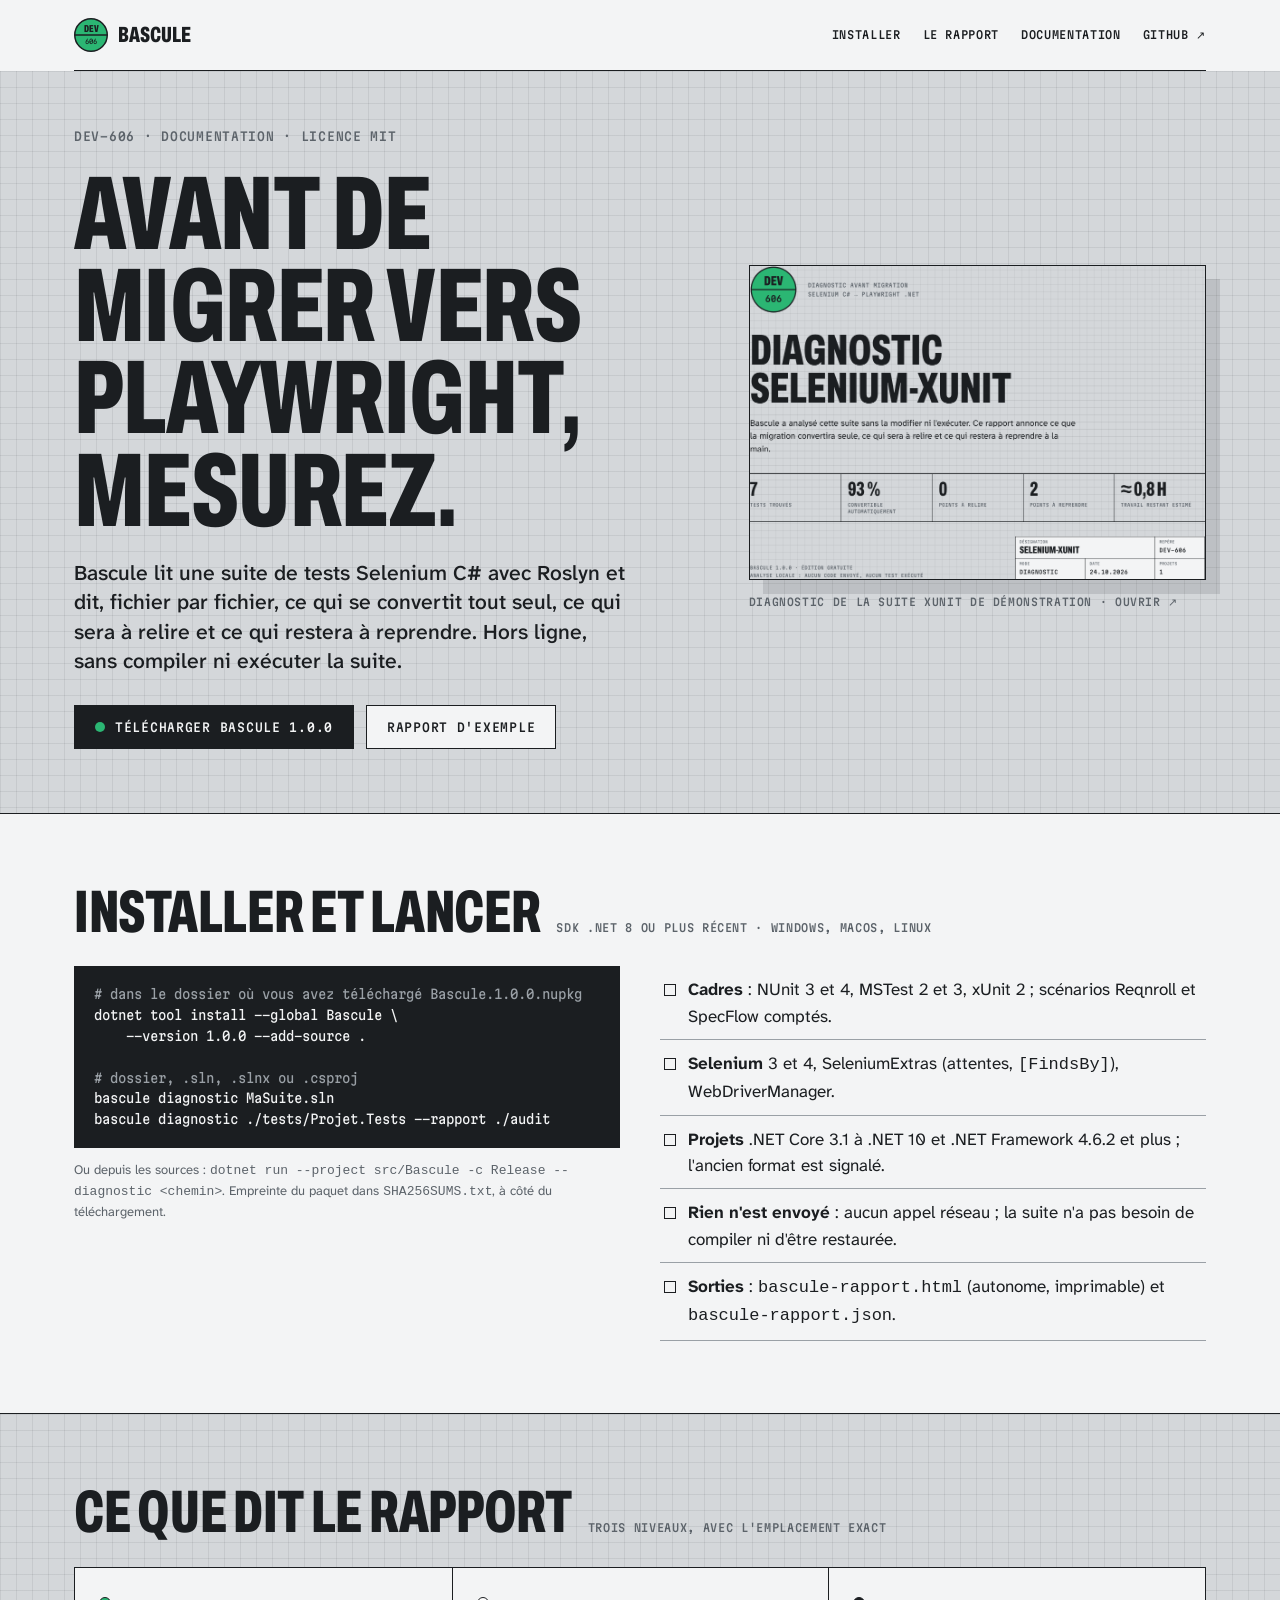
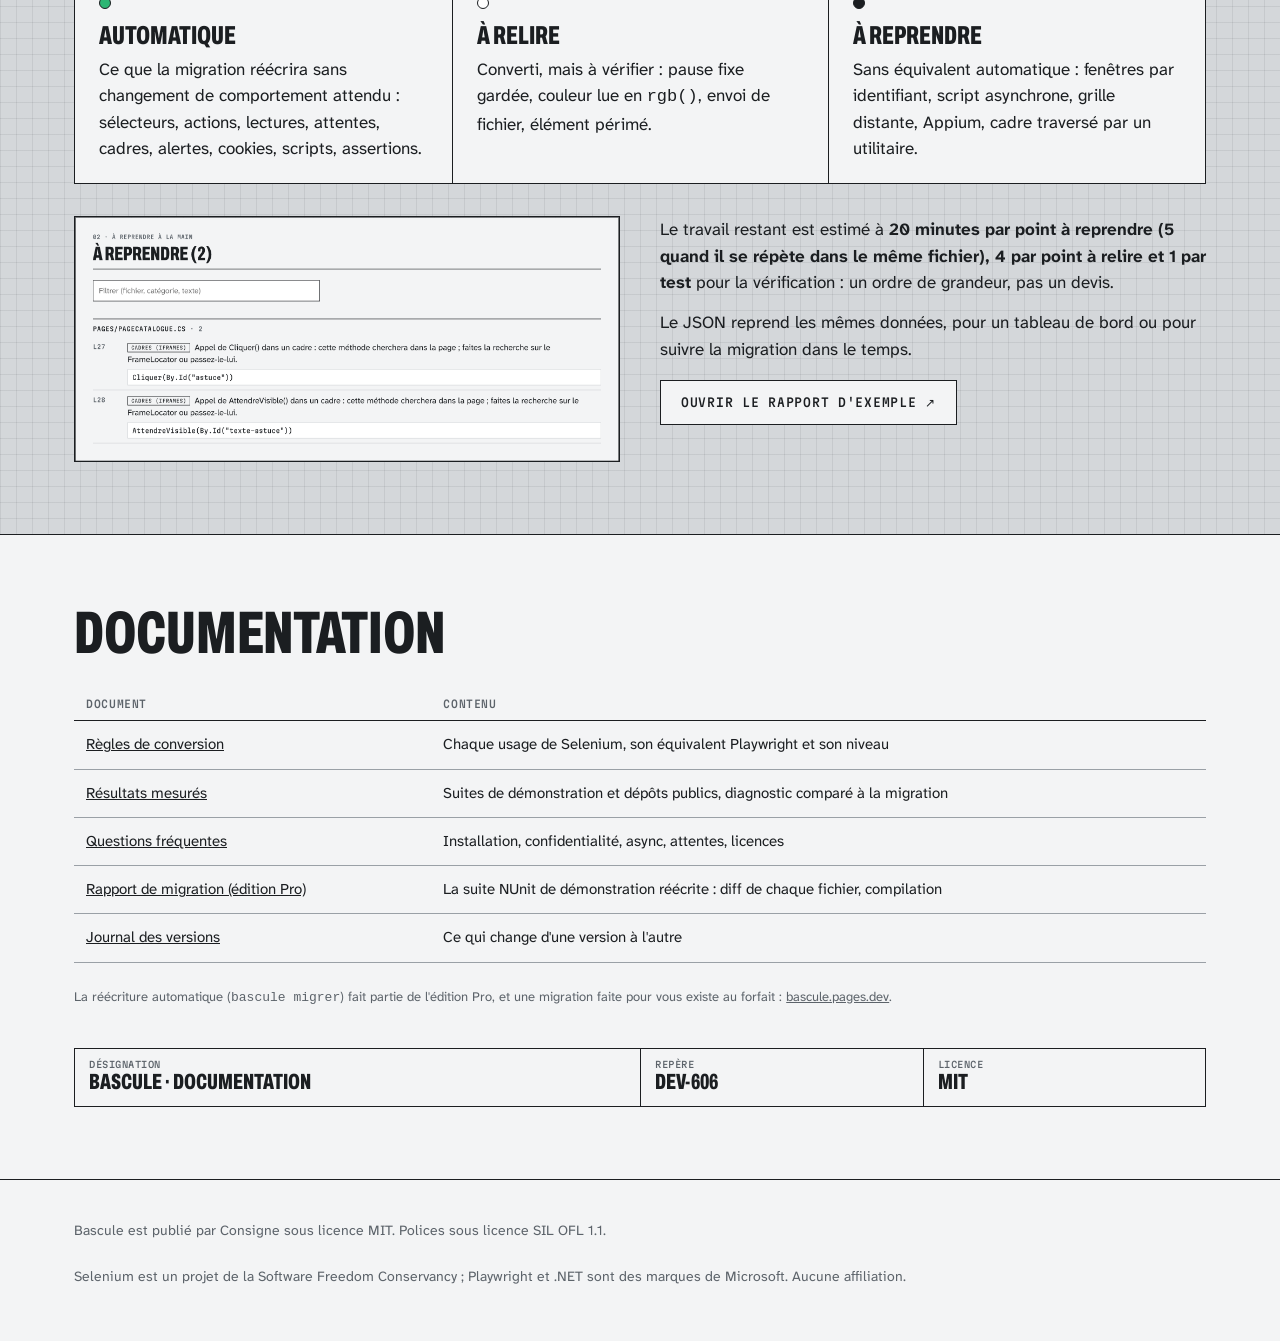
<file: docs/index.html>
<!doctype html>
<html lang="fr">
<head>
<meta charset="utf-8">
<meta name="viewport" content="width=device-width,initial-scale=1">
<title>Bascule · documentation</title>
<meta name="description" content="Documentation de Bascule, diagnostic d'une suite de tests Selenium C# avant sa migration vers Playwright .NET : installation, commandes, rapport, règles de conversion, résultats mesurés.">
<meta property="og:title" content="Bascule · documentation">
<meta property="og:description" content="Diagnostic d'une suite Selenium C# avant migration vers Playwright .NET. Hors ligne, licence MIT.">
<meta property="og:image" content="images/social-1280x640.png">
<link rel="icon" href="data:image/svg+xml,%3Csvg xmlns='http://www.w3.org/2000/svg' viewBox='0 0 64 64'%3E%3Ccircle cx='32' cy='32' r='30' fill='%232BB673' stroke='%231B1E21' stroke-width='4'/%3E%3Cline x1='2' y1='32' x2='62' y2='32' stroke='%231B1E21' stroke-width='4'/%3E%3C/svg%3E">
<style>
@font-face{font-family:Archivo;src:url(polices/Archivo-var.woff2) format('woff2');font-weight:100 900;font-stretch:62% 125%;font-display:swap}
@font-face{font-family:'Martian Mono';src:url(polices/MartianMono-var.woff2) format('woff2');font-weight:100 800;font-stretch:75% 112.5%;font-display:swap}
@font-face{font-family:Atkinson;src:url(polices/AtkinsonHyperlegibleNext-var.woff2) format('woff2');font-weight:200 800;font-display:swap}
:root{--process:#D4D7DA;--releve:#F3F4F5;--carter:#9AA0A6;--gris:#5C636A;--graphite:#1B1E21;--acier:#2A2F34;--trame:rgba(27,30,33,.075);--signal:#2BB673;
  --titre:Archivo,'Arial Narrow',sans-serif;--data:'Martian Mono',ui-monospace,monospace;--texte:Atkinson,system-ui,sans-serif}
*{box-sizing:border-box;margin:0}
html{scroll-behavior:smooth}
body{font:17px/1.55 var(--texte);color:var(--graphite);background:var(--releve);-webkit-font-smoothing:antialiased}
a{color:inherit}
img{max-width:100%;height:auto;display:block}
.titre{font-family:var(--titre);font-weight:800;font-stretch:62%;text-transform:uppercase;line-height:.88;letter-spacing:-.005em}
.data{font-family:var(--data);font-stretch:87.5%;font-weight:500;text-transform:uppercase;letter-spacing:.06em;font-variant-numeric:tabular-nums}
.planche{background-color:var(--process);background-image:linear-gradient(var(--trame) 1px,transparent 1px),linear-gradient(90deg,var(--trame) 1px,transparent 1px);background-size:16px 16px}
.l{max-width:1180px;margin:0 auto;padding:0 24px}
nav{display:flex;align-items:center;gap:20px;padding:18px 0;border-bottom:1.5px solid var(--graphite)}
nav .marque{display:flex;align-items:center;gap:10px;text-decoration:none}
nav .marque b{font:800 22px/1 var(--titre);font-stretch:62%;text-transform:uppercase}
nav .liens{margin-left:auto;display:flex;gap:22px;font-size:13px}
nav .liens a{text-decoration:none;font:500 11px var(--data);font-stretch:87.5%;letter-spacing:.06em;text-transform:uppercase}
.btn{display:inline-flex;align-items:center;gap:10px;padding:14px 20px;border:1.5px solid var(--graphite);text-decoration:none;font:500 12px var(--data);font-stretch:87.5%;letter-spacing:.06em;text-transform:uppercase;background:var(--releve)}
.btn.plein{background:var(--graphite);color:var(--releve)}
.btn.plein i{display:inline-block;width:10px;height:10px;border-radius:50%;background:var(--signal)}
.btn:hover{outline:3px solid var(--signal);outline-offset:0}
header.hero{padding:56px 0 64px;border-bottom:1.5px solid var(--graphite)}
.hero .g{display:grid;grid-template-columns:1.15fr .85fr;gap:56px;align-items:center}
.hero h1{font-size:clamp(52px,8.2vw,108px);margin:22px 0 22px}
.hero p.chapo{font-size:21px;line-height:1.4;max-width:560px;font-weight:500}
.hero .actions{display:flex;gap:12px;flex-wrap:wrap;margin-top:28px}
.hero .page{display:block;position:relative;border:1.5px solid var(--graphite);box-shadow:14px 14px 0 rgba(27,30,33,.12);background:#fff}
.hero .legende{margin-top:14px;font-size:10.5px;color:var(--gris)}
.specs{display:grid;grid-template-columns:repeat(4,1fr);border-top:1.5px solid var(--graphite);border-bottom:1.5px solid var(--graphite);margin-top:40px}
.specs div{padding:14px 18px 16px;border-left:1px solid var(--graphite)}
.specs div:first-child{border-left:0;padding-left:0}
.specs b{display:block;font:800 44px/1 var(--titre);font-stretch:62%}
.specs span{font:500 10.5px var(--data);font-stretch:87.5%;letter-spacing:.06em;text-transform:uppercase;color:var(--gris)}
section{padding:72px 0;border-bottom:1.5px solid var(--graphite)}
section .ent{display:flex;align-items:baseline;gap:16px;margin-bottom:28px;flex-wrap:wrap}
section .ent .data{color:var(--gris);font-size:11px}
section h2{font-size:clamp(38px,5vw,60px)}
section p.intro{max-width:760px;font-size:19px;margin-bottom:28px}
.etapes{display:grid;grid-template-columns:repeat(3,1fr);gap:0;border:1.5px solid var(--graphite);background:var(--releve)}
.etapes > div{padding:24px;border-left:1.5px solid var(--graphite)}
.etapes > div:first-child{border-left:0}
.etapes .n{display:inline-grid;place-items:center;width:30px;height:30px;border:1.5px solid var(--graphite);font:500 13px var(--data);margin-bottom:14px}
.etapes h3{font:800 26px/1 var(--titre);font-stretch:62%;text-transform:uppercase;margin-bottom:10px}
.etapes p{font-size:16px}
.etapes .q{margin-top:14px;font-size:10.5px;color:var(--gris)}
.deux{display:grid;grid-template-columns:1fr 1fr;gap:40px;align-items:start}
.deux>*,.hero .g>*,.offre,.etapes>div{min-width:0}
code{word-break:break-word}
ul.coche{list-style:none;padding:0}
ul.coche li{padding:10px 0 10px 28px;border-bottom:1px solid var(--carter);position:relative}
ul.coche li::before{content:"";position:absolute;left:4px;top:18px;width:10px;height:10px;border:1.5px solid var(--graphite);background:var(--releve)}
.galerie{display:grid;grid-template-columns:repeat(3,1fr);gap:20px}
.galerie figure{border:1.5px solid var(--graphite);background:#fff}
.galerie figcaption{padding:10px 12px;border-top:1.5px solid var(--graphite);font-size:10.5px;background:var(--releve)}
pre{font:13px/1.6 var(--data);font-stretch:87.5%;background:var(--graphite);color:var(--releve);padding:18px 20px;overflow-x:auto;border:0}
pre .c{color:var(--carter)}
.offres{display:grid;grid-template-columns:repeat(3,1fr);gap:0;border:1.5px solid var(--graphite);background:var(--releve)}
.offre{padding:28px 26px;border-left:1.5px solid var(--graphite);display:flex;flex-direction:column}
.offre:first-child{border-left:0}
.offre.mise{background:#fff;box-shadow:inset 0 6px 0 var(--signal)}
.offre .nom{font:500 11px var(--data);font-stretch:87.5%;letter-spacing:.06em;text-transform:uppercase;color:var(--gris)}
.offre .prix{font:800 56px/1 var(--titre);font-stretch:62%;margin:12px 0 4px}
.offre .prix small{font-size:22px}
.offre .sous{font-size:14px;color:var(--gris);margin-bottom:16px}
.offre ul{flex:1;margin-bottom:22px}
.offre ul.coche li{font-size:15px;padding:8px 0 8px 26px}
.offre ul.coche li::before{top:15px}
table.t{width:100%;border-collapse:collapse;font-size:15px;background:var(--releve)}
table.t th{text-align:left;font:500 10.5px var(--data);font-stretch:87.5%;letter-spacing:.06em;text-transform:uppercase;color:var(--gris);border-bottom:1.5px solid var(--graphite);padding:10px 12px}
table.t td{border-bottom:1px solid var(--carter);padding:12px;vertical-align:top}
table.t tr.nous td{background:#fff;font-weight:600}
table.t tr.nous td:first-child{box-shadow:inset 4px 0 0 var(--signal)}
.formule{font:500 15px/1.6 var(--data);font-stretch:87.5%;background:#fff;border:1.5px solid var(--graphite);padding:18px 20px;margin-bottom:18px}
details{border-bottom:1px solid var(--carter);padding:16px 0}
details summary{cursor:pointer;font-weight:700;font-size:18px;list-style:none;display:flex;justify-content:space-between;gap:20px}
details summary::after{content:"+";font:500 18px var(--data)}
details[open] summary::after{content:"−"}
details p{margin-top:10px;max-width:820px}
.cartouche{display:grid;grid-template-columns:2fr 1fr 1fr;border:1.5px solid var(--graphite);margin-top:40px;background:var(--releve)}
.cartouche div{padding:10px 14px;border-left:1.5px solid var(--graphite)}
.cartouche div:first-child{border-left:0}
.cartouche .k{display:block;font:500 9px var(--data);letter-spacing:.06em;text-transform:uppercase;color:var(--gris)}
.cartouche .v{font:800 22px/1.1 var(--titre);font-stretch:62%;text-transform:uppercase}
footer{padding:40px 0 60px;font-size:14px;color:var(--gris)}
footer .g{display:flex;justify-content:space-between;gap:24px;flex-wrap:wrap}
.note{font-size:13px;color:var(--gris);margin-top:12px}
@media (max-width:900px){
  .hero .g,.deux{grid-template-columns:1fr}
  .etapes,.offres,.galerie{grid-template-columns:1fr}
  .etapes > div,.offre{border-left:0;border-top:1.5px solid var(--graphite)}
  .etapes > div:first-child,.offre:first-child{border-top:0}
  .specs{grid-template-columns:1fr 1fr}
  .specs div:nth-child(3){border-left:0;padding-left:0}
  .specs div:nth-child(n+3){border-top:1px solid var(--graphite)}
  nav .liens{display:none}
  .cartouche{grid-template-columns:1fr}
  .cartouche div{border-left:0;border-top:1.5px solid var(--graphite)}
  .cartouche div:first-child{border-top:0}
  table.t{font-size:13.5px}
  .tableau{overflow-x:auto}
}
@media (max-width:520px){ .l{padding:0 16px} body{font-size:16px} .hero p.chapo{font-size:18px} section{padding:52px 0}
  #outils table.t thead{display:none}
  #outils table.t, #outils table.t tbody, #outils table.t tr, #outils table.t td{display:block;width:100%}
  #outils table.t tr{border-bottom:1.5px solid var(--graphite);padding:6px 0}
  #outils table.t td{border:0;padding:4px 12px}
  #outils table.t td:first-child{font-weight:700}
  #outils table.t td:nth-child(2)::before{content:'Bien : ';font:500 10.5px var(--data);text-transform:uppercase;color:var(--gris)}
  #outils table.t td:nth-child(3)::before{content:'Limite : ';font:500 10.5px var(--data);text-transform:uppercase;color:var(--gris)}
}

.diff{display:grid;grid-template-columns:1fr 1fr;border:1.5px solid var(--graphite);background:#fff}
.diff>div{min-width:0}
.diff>div+div{border-left:1.5px solid var(--graphite)}
.diff .t{padding:10px 16px;border-bottom:1.5px solid var(--graphite);font:500 10.5px var(--data);font-stretch:87.5%;letter-spacing:.06em;text-transform:uppercase;color:var(--gris);display:flex;justify-content:space-between;gap:12px;background:var(--releve)}
.diff pre{background:#fff;color:var(--graphite);margin:0;padding:14px 0;font-size:12.5px;line-height:1.7;overflow-x:auto}
.diff pre span{display:block;padding:0 16px;white-space:pre}
.diff pre .m{background:rgba(43,182,115,.16);box-shadow:inset 5px 0 0 var(--signal);font-weight:700}
.diff pre .o{color:var(--gris)}
.diff pre .x{background:rgba(27,30,33,.06)}
.legende-diff{display:flex;gap:18px;flex-wrap:wrap;margin-top:12px;font-size:10.5px;color:var(--gris)}
.legende-diff i{display:inline-block;width:12px;height:12px;vertical-align:-2px;margin-right:6px;background:rgba(43,182,115,.16);box-shadow:inset 3px 0 0 var(--signal)}
.niveaux{display:grid;grid-template-columns:repeat(3,1fr);border:1.5px solid var(--graphite);background:var(--releve)}
.niveaux>div{padding:22px 24px;border-left:1.5px solid var(--graphite);min-width:0}
.niveaux>div:first-child{border-left:0}
.niveaux b{display:block;font:800 26px/1 var(--titre);font-stretch:62%;text-transform:uppercase;margin:6px 0 8px}
.pastille{display:inline-block;width:12px;height:12px;border:1.5px solid var(--graphite);border-radius:50%}
@media (max-width:900px){.diff,.niveaux{grid-template-columns:1fr}.diff>div+div,.niveaux>div{border-left:0}.diff>div+div,.niveaux>div+div{border-top:1.5px solid var(--graphite)}}
</style>
</head>
<body>
<div class="l">
  <nav>
    <a class="marque" href="#"><svg width="34" height="34" viewBox="0 0 64 64" aria-hidden="true"><circle cx="32" cy="32" r="30.6" fill="#2BB673" stroke="#1B1E21" stroke-width="2.8"/><line x1="1.4" y1="32" x2="62.6" y2="32" stroke="#1B1E21" stroke-width="2.8"/><text x="32" y="26" text-anchor="middle" font-family="Archivo" font-stretch="62%" font-weight="800" font-size="19" fill="#1B1E21">DEV</text><text x="32" y="49" text-anchor="middle" font-family="Martian Mono" font-stretch="87.5%" font-size="12.5" fill="#1B1E21">606</text></svg><b>Bascule</b></a>
    <div class="liens"><a href="#installer">Installer</a><a href="#rapport">Le rapport</a><a href="#documents">Documentation</a><a href="https://github.com/consigne/bascule">GitHub ↗</a></div>
  </nav>
</div>

<header class="hero planche">
  <div class="l g">
    <div>
      <div class="data" style="font-size:12px;color:var(--gris)">DEV-606 · documentation · licence MIT</div>
      <h1 class="titre">Avant de migrer vers Playwright, mesurez.</h1>
      <p class="chapo">Bascule lit une suite de tests Selenium C# avec Roslyn et dit, fichier par fichier, ce qui se convertit tout seul, ce qui sera à relire et ce qui restera à reprendre. Hors ligne, sans compiler ni exécuter la suite.</p>
      <div class="actions">
        <a class="btn plein" href="https://github.com/consigne/bascule/releases/latest"><i></i>Télécharger Bascule 1.0.0</a>
        <a class="btn" href="exemple/diagnostic.html">Rapport d'exemple</a>
      </div>
    </div>
    <div>
      <a class="page" href="exemple/diagnostic.html"><img src="images/rapport-diagnostic.png" alt="Couverture du rapport de diagnostic : 7 tests, 93 % convertible automatiquement, 2 points à reprendre, environ 0,8 heure de travail" width="2012" height="1382"></a>
      <div class="legende data">Diagnostic de la suite xUnit de démonstration · ouvrir ↗</div>
    </div>
  </div>
</header>

<section id="installer">
  <div class="l">
    <div class="ent"><h2 class="titre">Installer et lancer</h2><span class="data">SDK .NET 8 ou plus récent · Windows, macOS, Linux</span></div>
    <div class="deux">
      <div>
<pre><span class="c"># dans le dossier où vous avez téléchargé Bascule.1.0.0.nupkg</span>
dotnet tool install --global Bascule \
    --version 1.0.0 --add-source .

<span class="c"># dossier, .sln, .slnx ou .csproj</span>
bascule diagnostic MaSuite.sln
bascule diagnostic ./tests/Projet.Tests --rapport ./audit</pre>
        <p class="note">Ou depuis les sources : <code>dotnet run --project src/Bascule -c Release -- diagnostic &lt;chemin&gt;</code>. Empreinte du paquet dans <code>SHA256SUMS.txt</code>, à côté du téléchargement.</p>
      </div>
      <div>
        <ul class="coche">
          <li><b>Cadres</b> : NUnit 3 et 4, MSTest 2 et 3, xUnit 2 ; scénarios Reqnroll et SpecFlow comptés.</li>
          <li><b>Selenium</b> 3 et 4, SeleniumExtras (attentes, <code>[FindsBy]</code>), WebDriverManager.</li>
          <li><b>Projets</b> .NET Core 3.1 à .NET 10 et .NET Framework 4.6.2 et plus ; l'ancien format est signalé.</li>
          <li><b>Rien n'est envoyé</b> : aucun appel réseau ; la suite n'a pas besoin de compiler ni d'être restaurée.</li>
          <li><b>Sorties</b> : <code>bascule-rapport.html</code> (autonome, imprimable) et <code>bascule-rapport.json</code>.</li>
        </ul>
      </div>
    </div>
  </div>
</section>

<section id="rapport" class="planche">
  <div class="l">
    <div class="ent"><h2 class="titre">Ce que dit le rapport</h2><span class="data">Trois niveaux, avec l'emplacement exact</span></div>
    <div class="niveaux">
      <div><span class="pastille" style="background:var(--signal)"></span><b>Automatique</b><p>Ce que la migration réécrira sans changement de comportement attendu : sélecteurs, actions, lectures, attentes, cadres, alertes, cookies, scripts, assertions.</p></div>
      <div><span class="pastille" style="background:#fff"></span><b>À relire</b><p>Converti, mais à vérifier : pause fixe gardée, couleur lue en <code>rgb()</code>, envoi de fichier, élément périmé.</p></div>
      <div><span class="pastille" style="background:var(--graphite)"></span><b>À reprendre</b><p>Sans équivalent automatique : fenêtres par identifiant, script asynchrone, grille distante, Appium, cadre traversé par un utilitaire.</p></div>
    </div>
    <div class="deux" style="margin-top:32px">
      <figure style="border:1.5px solid var(--graphite);background:#fff"><img src="images/rapport-a-reprendre.png" alt="Liste des points à reprendre : fichier, ligne, catégorie, conseil et code concerné" width="2012" height="900"></figure>
      <div>
        <p style="margin-bottom:14px">Le travail restant est estimé à <b>20 minutes par point à reprendre (5 quand il se répète dans le même fichier), 4 par point à relire et 1 par test</b> pour la vérification : un ordre de grandeur, pas un devis.</p>
        <p>Le JSON reprend les mêmes données, pour un tableau de bord ou pour suivre la migration dans le temps.</p>
        <p style="margin-top:18px"><a class="btn" href="exemple/diagnostic.html">Ouvrir le rapport d'exemple ↗</a></p>
      </div>
    </div>
  </div>
</section>

<section id="documents">
  <div class="l">
    <div class="ent"><h2 class="titre">Documentation</h2></div>
    <div class="tableau"><table class="t">
      <thead><tr><th>Document</th><th>Contenu</th></tr></thead>
      <tbody>
        <tr><td><a href="https://github.com/consigne/bascule/blob/main/docs/regles.md">Règles de conversion</a></td><td>Chaque usage de Selenium, son équivalent Playwright et son niveau</td></tr>
        <tr><td><a href="https://github.com/consigne/bascule/blob/main/docs/resultats.md">Résultats mesurés</a></td><td>Suites de démonstration et dépôts publics, diagnostic comparé à la migration</td></tr>
        <tr><td><a href="https://github.com/consigne/bascule/blob/main/docs/faq.md">Questions fréquentes</a></td><td>Installation, confidentialité, async, attentes, licences</td></tr>
        <tr><td><a href="exemple/migration.html">Rapport de migration (édition Pro)</a></td><td>La suite NUnit de démonstration réécrite : diff de chaque fichier, compilation</td></tr>
        <tr><td><a href="https://github.com/consigne/bascule/blob/main/CHANGELOG.md">Journal des versions</a></td><td>Ce qui change d'une version à l'autre</td></tr>
      </tbody>
    </table></div>
    <p class="note" style="margin-top:24px">La réécriture automatique (<code>bascule migrer</code>) fait partie de l'édition Pro, et une migration faite pour vous existe au forfait : <a href="https://bascule.pages.dev/">bascule.pages.dev</a>.</p>
    <div class="cartouche">
      <div><span class="k">Désignation</span><span class="v">Bascule · documentation</span></div>
      <div><span class="k">Repère</span><span class="v">DEV-606</span></div>
      <div><span class="k">Licence</span><span class="v">MIT</span></div>
    </div>
  </div>
</section>

<footer>
  <div class="l g">
    <div>Bascule est publié par Consigne sous licence MIT. Polices sous licence SIL OFL 1.1.</div>
    <div>Selenium est un projet de la Software Freedom Conservancy ; Playwright et .NET sont des marques de Microsoft. Aucune affiliation.</div>
  </div>
</footer>
</body>
</html>
</file>
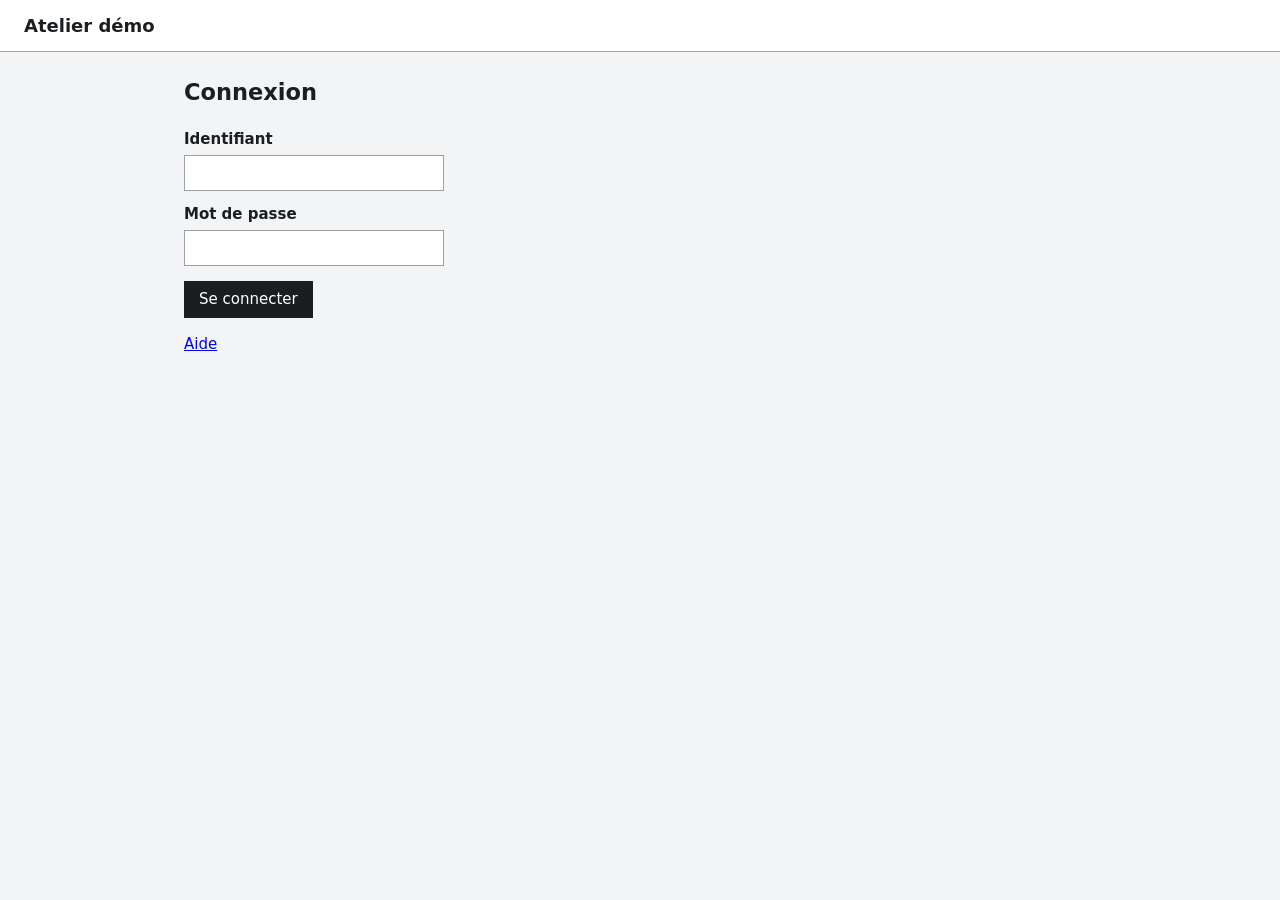
<file: exemples/atelier/site/index.html>
<!doctype html>
<html lang="fr">
<head><meta charset="utf-8"><title>Atelier démo — connexion</title><link rel="stylesheet" href="style.css"></head>
<body>
<header><h1>Atelier démo</h1></header>
<main>
  <h2>Connexion</h2>
  <form id="connexion">
    <label for="utilisateur">Identifiant</label>
    <input type="text" id="utilisateur" name="utilisateur" autocomplete="username">
    <label for="mot-de-passe">Mot de passe</label>
    <input type="password" id="mot-de-passe" name="motdepasse" autocomplete="current-password">
    <p><button type="submit" class="primaire">Se connecter</button></p>
    <p class="erreur cache" id="erreur" role="alert">Identifiant ou mot de passe incorrect.</p>
  </form>
  <p><a href="aide.html">Aide</a></p>
</main>
<script>
document.getElementById('connexion').addEventListener('submit', e => {
  e.preventDefault();
  const u = document.getElementById('utilisateur').value, p = document.getElementById('mot-de-passe').value;
  if (u === 'demo' && p === 'demo') {
    document.cookie = 'session=demo; path=/';
    setTimeout(() => location.href = 'catalogue.html', 300);
  } else {
    document.getElementById('erreur').classList.remove('cache');
  }
});
</script>
</body>
</html>
</file>
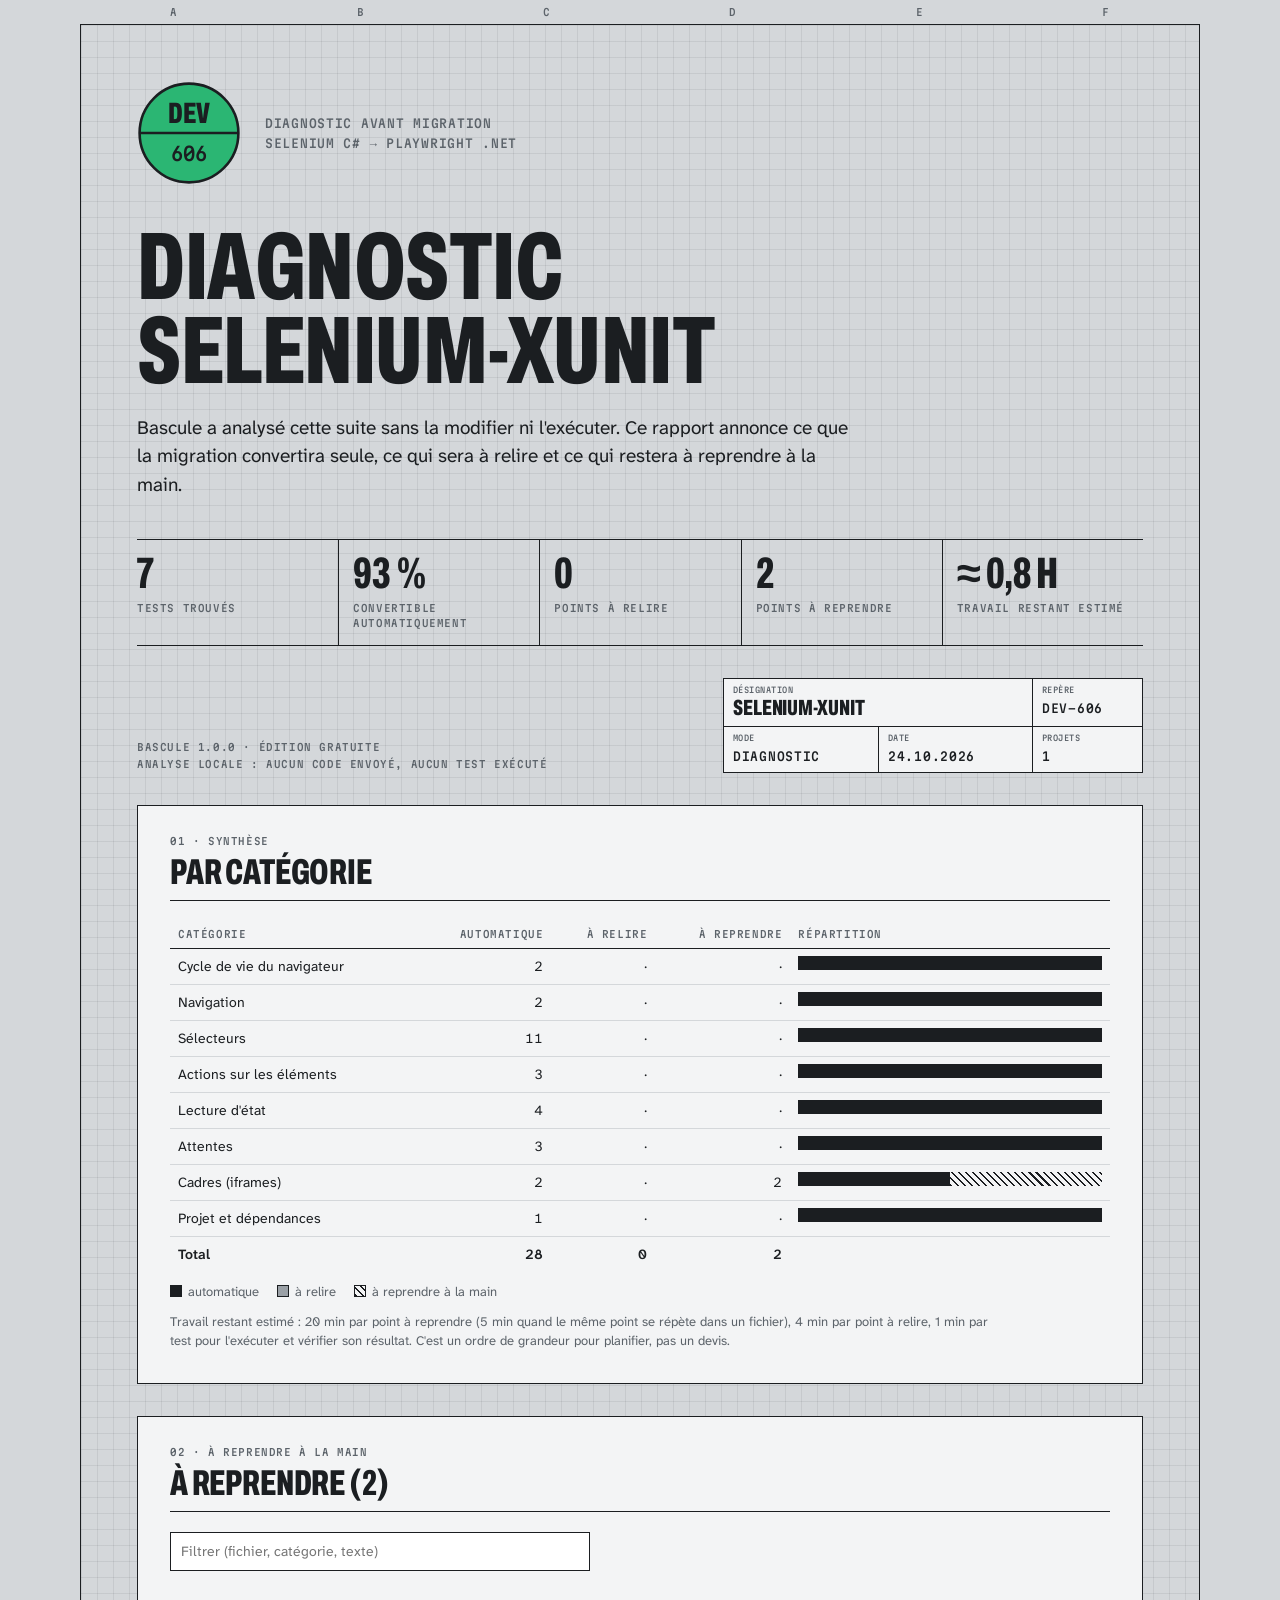
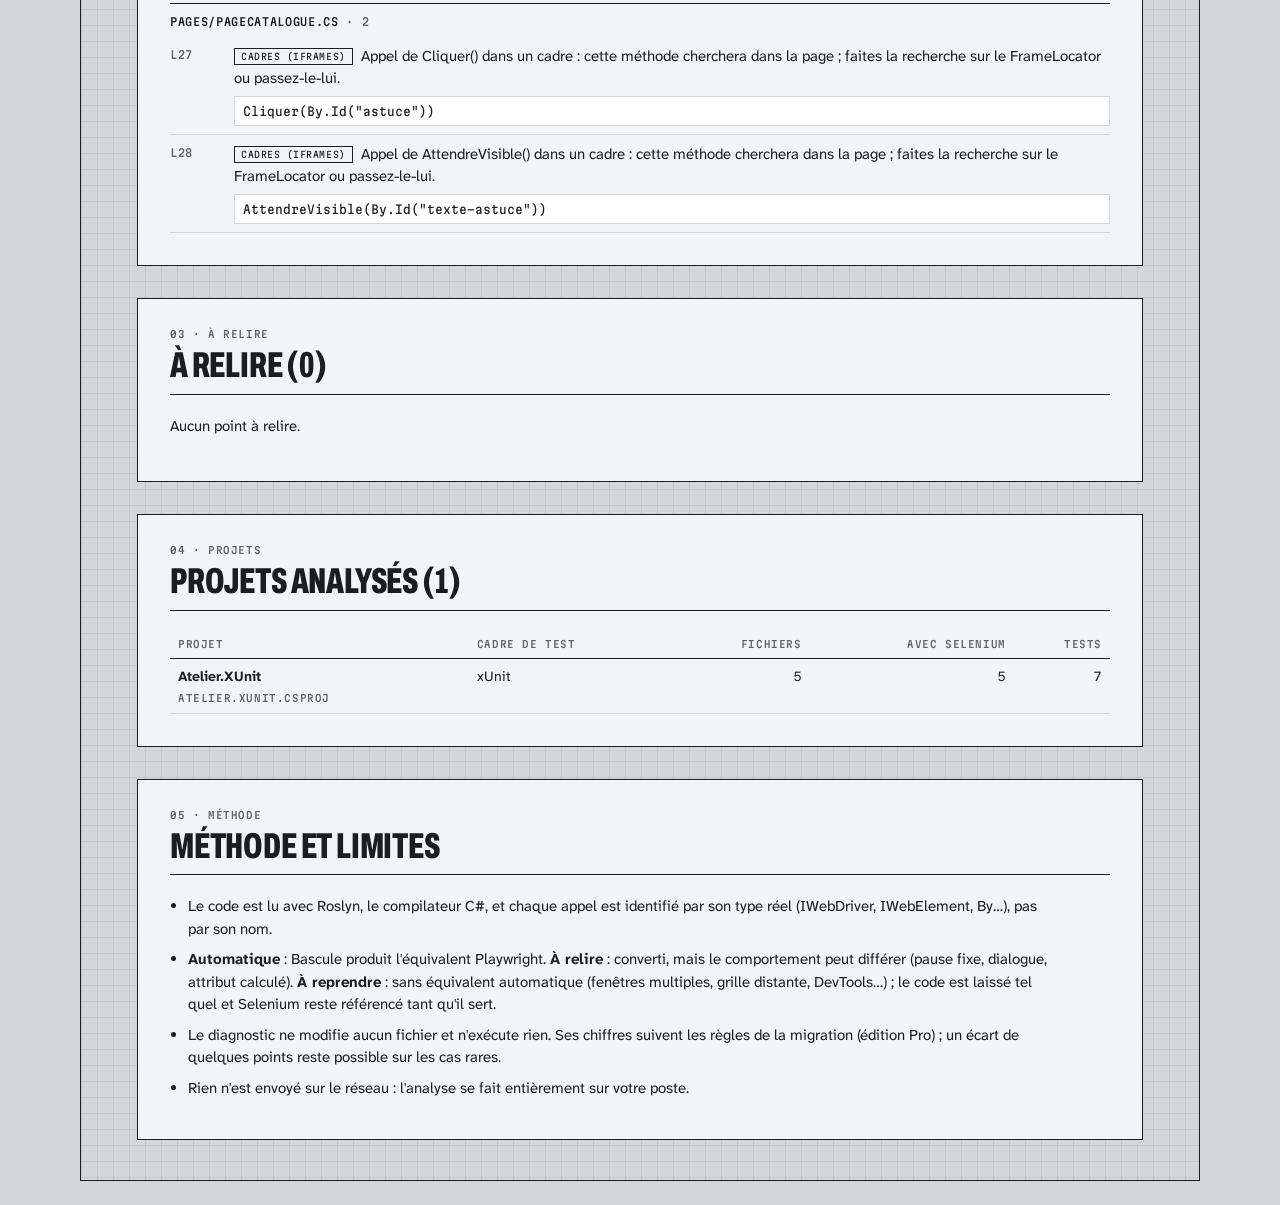
<file: docs/exemple/diagnostic.html>
<!doctype html><html lang="fr"><head><meta charset="utf-8"><meta name="viewport" content="width=device-width,initial-scale=1"><title>Bascule · diagnostic · selenium-xunit</title><meta name="generator" content="Bascule 1.0.0"><style>@font-face{font-family:Archivo;src:url([data-uri]) format('woff2');font-weight:100 900;font-stretch:62% 125%}@font-face{font-family:'Martian Mono';src:url([data-uri]) format('woff2');font-weight:100 800;font-stretch:75% 112.5%}@font-face{font-family:Atkinson;src:url([data-uri]) format('woff2');font-weight:200 800}*{box-sizing:border-box;margin:0;padding:0}
html{background:#D4D7DA}
body{font-family:Atkinson,system-ui,sans-serif;color:#1B1E21;-webkit-font-smoothing:antialiased;font-size:15px;line-height:1.5}
.planche{position:relative;max-width:1120px;margin:24px auto;padding:56px 56px 40px;border:1.5px solid #1B1E21;
  background:#D4D7DA;background-image:linear-gradient(rgba(27,30,33,.075) 1px,transparent 1px),linear-gradient(90deg,rgba(27,30,33,.075) 1px,transparent 1px);background-size:16px 16px}
.zones.h{position:absolute;left:0;right:0;top:-20px;display:grid;grid-template-columns:repeat(6,1fr);text-align:center;font-size:10px;color:#5C636A}
.titre{font-family:Archivo,'Arial Narrow',sans-serif;font-weight:800;font-stretch:62%;text-transform:uppercase;line-height:.88;letter-spacing:-.005em}
.data{font-family:'Martian Mono',ui-monospace,monospace;font-stretch:87.5%;font-weight:500;text-transform:uppercase;letter-spacing:.06em;font-variant-numeric:tabular-nums}
.couv .tete{display:flex;gap:24px;align-items:center}
.bulle{width:104px;height:104px;flex:none}
.sous{font-size:12px;color:#5C636A;line-height:1.7}
h1{font-size:clamp(48px,8vw,96px);margin:40px 0 20px;overflow-wrap:anywhere}
.intro{font-size:19px;max-width:720px}
.specs{display:grid;grid-template-columns:repeat(5,1fr);border-top:1.5px solid #1B1E21;border-bottom:1.5px solid #1B1E21;margin:40px 0 32px}
.specs>div{padding:14px 0 14px 14px;border-left:1px solid #1B1E21}.specs>div:first-child{padding-left:0;border-left:0}
.specs .titre{font-size:44px}.specs .data{font-size:10px;margin-top:8px;color:#5C636A}
.pied{display:flex;justify-content:space-between;align-items:flex-end;gap:24px;flex-wrap:wrap}
.gen{font-size:10px;color:#5C636A;line-height:1.7}
.cart{width:420px;max-width:100%;background:#F3F4F5;border:1.5px solid #1B1E21}
.cart .r{display:grid;border-top:1px solid #1B1E21}.cart .r:first-child{border-top:0}
.cart .c{padding:5px 9px 7px;border-left:1px solid #1B1E21;min-width:0}.cart .c:first-child{border-left:0}
.cart .k{font-size:8px;color:#5C636A}
.cart .v{font-size:12px;margin-top:3px;white-space:nowrap;overflow:hidden;text-overflow:ellipsis}
.cart .v.titre{font-size:22px}
.feuille{background:#F3F4F5;border:1.5px solid #1B1E21;margin-top:32px;padding:28px 32px 32px}
.feuille header{display:flex;flex-direction:column;gap:8px;border-bottom:1.5px solid #1B1E21;padding-bottom:12px;margin-bottom:20px}
.feuille header .data{font-size:10px;color:#5C636A}
.feuille h2{font-size:36px}
h3{font-family:Archivo,'Arial Narrow',sans-serif;font-weight:800;font-stretch:62%;text-transform:uppercase;font-size:20px;line-height:1;margin:24px 0 10px}
p.t{max-width:820px;margin-bottom:12px}
ul.t{margin:0 0 0 18px}ul.t li{margin-bottom:8px;max-width:860px}
.note{font-size:13px;color:#5C636A;margin-top:10px;max-width:820px}
.lieu{font-size:10px;color:#5C636A;margin-top:4px;overflow-wrap:anywhere}
table{width:100%;border-collapse:collapse;font-size:14px}
th{font-family:'Martian Mono',monospace;font-stretch:87.5%;font-weight:500;text-transform:uppercase;letter-spacing:.06em;font-size:10px;text-align:left;color:#5C636A;border-bottom:1.5px solid #1B1E21;padding:6px 8px}
td{padding:7px 8px;border-bottom:1px solid #D4D7DA;vertical-align:top}
td.n,th.n{text-align:right;font-variant-numeric:tabular-nums;white-space:nowrap}
tr.tot td{border-top:1.5px solid #1B1E21;border-bottom:0;font-weight:600}
td.dep{font-size:12px;color:#2A2F34}
.barre{height:14px;background:#D4D7DA;display:flex}
.barre i{display:block;height:100%}
.barre i.a,.cle.a{background:#1B1E21}.barre i.l,.cle.l{background:#9AA0A6}
.barre i.m,.cle.m{background:repeating-linear-gradient(45deg,#1B1E21 0 1.5px,#F3F4F5 1.5px 5px)}
.cle{display:inline-block;width:12px;height:12px;vertical-align:-1px;margin:0 6px 0 14px;border:1px solid #1B1E21}.cle:first-child{margin-left:0}
code,pre.code{font-family:'Martian Mono',ui-monospace,monospace;font-stretch:87.5%;font-size:12px;letter-spacing:0}
td code,.ligne code{display:block;white-space:pre-wrap;overflow-wrap:anywhere;background:#fff;border:1px solid #D4D7DA;padding:5px 8px;margin-top:6px}
.diff{display:grid;grid-template-columns:1fr 1fr;gap:16px;margin-top:8px}
.diff .lab{font-size:10px;color:#5C636A;margin-bottom:6px}
pre.code{white-space:pre-wrap;overflow-wrap:anywhere;background:#fff;border:1px solid #9AA0A6;padding:12px 14px;font-size:13px;line-height:1.6}
pre.code.signal{border:1.5px solid #1B1E21;box-shadow:inset 6px 0 0 #2BB673}
.tag{display:inline-block;font-family:'Martian Mono',monospace;font-stretch:87.5%;font-size:9px;letter-spacing:.06em;text-transform:uppercase;padding:1px 6px;border:1px solid #1B1E21;margin-right:4px;vertical-align:1px}
.filtre{width:100%;max-width:420px;font:inherit;font-size:14px;padding:8px 10px;border:1.5px solid #1B1E21;background:#fff;border-radius:0;margin-bottom:16px}
.fichier{border-top:1.5px solid #1B1E21;padding-top:10px;margin-top:16px}
.fichier .nom{font-size:11px;margin-bottom:6px;overflow-wrap:anywhere}.fichier .nom span{color:#5C636A}
.ligne{display:grid;grid-template-columns:56px 1fr;gap:8px;padding:8px 0;border-bottom:1px solid #D4D7DA}
.ligne .no{font-size:11px;color:#5C636A;padding-top:2px}
.conv td{width:50%}
.cache{display:none}
@media (max-width:760px){.planche{padding:32px 16px;margin:0;border-left:0;border-right:0}.specs{grid-template-columns:1fr 1fr}.specs>div{border-left:0;padding-left:0;border-top:1px solid #1B1E21}
  .diff{grid-template-columns:1fr}.feuille{padding:20px 16px}table{display:block;overflow-x:auto;max-width:100%}td,th{padding:6px 5px}.cat th:last-child,.cat td:last-child{display:none}}
@media print{html,body{background:none}.planche{border:0;margin:0;max-width:none}.filtre{display:none}.feuille{break-inside:avoid-page}}</style></head><body><main class="planche"><div class="zones h data" aria-hidden="true"><span>A</span><span>B</span><span>C</span><span>D</span><span>E</span><span>F</span></div><section class="couv"><div class="tete"><svg class="bulle" viewBox="0 0 120 120" role="img" aria-label="DEV-606"><circle cx="60" cy="60" r="57" fill="#2BB673" stroke="#1B1E21" stroke-width="3"/><line x1="3" y1="60" x2="117" y2="60" stroke="#1B1E21" stroke-width="3"/><text x="60" y="49" text-anchor="middle" font-family="Archivo" font-weight="800" font-stretch="62%" font-size="34" fill="#1B1E21">DEV</text><text x="60" y="92" text-anchor="middle" font-family="Martian Mono" font-weight="500" font-stretch="87.5%" font-size="22" fill="#1B1E21">606</text></svg><div class="data sous">Diagnostic avant migration<br>Selenium C# → Playwright .NET</div></div><h1 class="titre">Diagnostic<br>selenium-xunit</h1><p class="intro">Bascule a analysé cette suite sans la modifier ni l'exécuter. Ce rapport annonce ce que la migration convertira seule, ce qui sera à relire et ce qui restera à reprendre à la main.</p><div class="specs"><div><div class="titre">7</div><div class="data">tests trouv&#233;s</div></div><div><div class="titre">93 %</div><div class="data">convertible automatiquement</div></div><div><div class="titre">0</div><div class="data">points &#224; relire</div></div><div><div class="titre">2</div><div class="data">points &#224; reprendre</div></div><div><div class="titre">≈ 0,8 h</div><div class="data">travail restant estim&#233;</div></div></div><div class="pied"><div class="data gen">Bascule 1.0.0 · édition gratuite<br>Analyse locale : aucun code envoyé, aucun test exécuté</div><div class="cart"><div class="r" style="grid-template-columns:1fr 110px"><div class="c"><div class="k data">Désignation</div><div class="v titre">selenium-xunit</div></div><div class="c"><div class="k data">Repère</div><div class="v data">DEV-606</div></div></div><div class="r" style="grid-template-columns:1fr 1fr 110px"><div class="c"><div class="k data">Mode</div><div class="v data">Diagnostic</div></div><div class="c"><div class="k data">Date</div><div class="v data">24.10.2026</div></div><div class="c"><div class="k data">Projets</div><div class="v data">1</div></div></div></div></div></section><section class="feuille"><header><span class="data">01 · Synthèse</span><h2 class="titre">Par catégorie</h2></header><table class="cat"><thead><tr><th>Catégorie</th><th class="n">Automatique</th><th class="n">À relire</th><th class="n">À reprendre</th><th style="width:34%">Répartition</th></tr></thead><tbody><tr><td>Cycle de vie du navigateur</td><td class="n">2</td><td class="n">·</td><td class="n">·</td><td><div class="barre" title="2 automatique(s), 0 à relire, 0 à reprendre"><i class="a" style="width:100%"></i><i class="l" style="width:0%"></i><i class="m" style="width:0%"></i></div></td></tr><tr><td>Navigation</td><td class="n">2</td><td class="n">·</td><td class="n">·</td><td><div class="barre" title="2 automatique(s), 0 à relire, 0 à reprendre"><i class="a" style="width:100%"></i><i class="l" style="width:0%"></i><i class="m" style="width:0%"></i></div></td></tr><tr><td>S&#233;lecteurs</td><td class="n">11</td><td class="n">·</td><td class="n">·</td><td><div class="barre" title="11 automatique(s), 0 à relire, 0 à reprendre"><i class="a" style="width:100%"></i><i class="l" style="width:0%"></i><i class="m" style="width:0%"></i></div></td></tr><tr><td>Actions sur les &#233;l&#233;ments</td><td class="n">3</td><td class="n">·</td><td class="n">·</td><td><div class="barre" title="3 automatique(s), 0 à relire, 0 à reprendre"><i class="a" style="width:100%"></i><i class="l" style="width:0%"></i><i class="m" style="width:0%"></i></div></td></tr><tr><td>Lecture d&#39;&#233;tat</td><td class="n">4</td><td class="n">·</td><td class="n">·</td><td><div class="barre" title="4 automatique(s), 0 à relire, 0 à reprendre"><i class="a" style="width:100%"></i><i class="l" style="width:0%"></i><i class="m" style="width:0%"></i></div></td></tr><tr><td>Attentes</td><td class="n">3</td><td class="n">·</td><td class="n">·</td><td><div class="barre" title="3 automatique(s), 0 à relire, 0 à reprendre"><i class="a" style="width:100%"></i><i class="l" style="width:0%"></i><i class="m" style="width:0%"></i></div></td></tr><tr><td>Cadres (iframes)</td><td class="n">2</td><td class="n">·</td><td class="n">2</td><td><div class="barre" title="2 automatique(s), 0 à relire, 2 à reprendre"><i class="a" style="width:50%"></i><i class="l" style="width:0%"></i><i class="m" style="width:50%"></i></div></td></tr><tr><td>Projet et d&#233;pendances</td><td class="n">1</td><td class="n">·</td><td class="n">·</td><td><div class="barre" title="1 automatique(s), 0 à relire, 0 à reprendre"><i class="a" style="width:100%"></i><i class="l" style="width:0%"></i><i class="m" style="width:0%"></i></div></td></tr><tr class="tot"><td>Total</td><td class="n">28</td><td class="n">0</td><td class="n">2</td><td></td></tr></tbody></table><p class="note legende"><span class="cle a"></span>automatique <span class="cle l"></span>à relire <span class="cle m"></span>à reprendre à la main</p><p class="note">Travail restant estimé : 20 min par point à reprendre (5 min quand le même point se répète dans un fichier), 4 min par point à relire, 1 min par test pour l'exécuter et vérifier son résultat. C'est un ordre de grandeur pour planifier, pas un devis.</p></section><section class="feuille"><header><span class="data">02 &#183; &#192; reprendre &#224; la main</span><h2 class="titre">&#192; reprendre (2)</h2></header><input class="filtre" type="search" placeholder="Filtrer (fichier, catégorie, texte)" aria-label="Filtrer la liste"><div class="fichier"><div class="nom data">Pages/PageCatalogue.cs <span>· 2</span></div><div class="ligne"><span class="no data">L27</span><div><div class="msg"><span class="tag">Cadres (iframes)</span> Appel de Cliquer() dans un cadre : cette m&#233;thode cherchera dans la page ; faites la recherche sur le FrameLocator ou passez-le-lui.</div><code>Cliquer(By.Id(&quot;astuce&quot;))</code></div></div><div class="ligne"><span class="no data">L28</span><div><div class="msg"><span class="tag">Cadres (iframes)</span> Appel de AttendreVisible() dans un cadre : cette m&#233;thode cherchera dans la page ; faites la recherche sur le FrameLocator ou passez-le-lui.</div><code>AttendreVisible(By.Id(&quot;texte-astuce&quot;))</code></div></div></div></section><section class="feuille"><header><span class="data">03 &#183; &#192; relire</span><h2 class="titre">&#192; relire (0)</h2></header><p class="t">Aucun point &#224; relire.</p></section><section class="feuille"><header><span class="data">04 &#183; Projets</span><h2 class="titre">Projets analysés (1)</h2></header><table><thead><tr><th>Projet</th><th>Cadre de test</th><th class="n">Fichiers</th><th class="n">Avec Selenium</th><th class="n">Tests</th></tr></thead><tbody><tr><td><b>Atelier.XUnit</b><div class="lieu data">Atelier.XUnit.csproj</div></td><td>xUnit</td><td class="n">5</td><td class="n">5</td><td class="n">7</td></tr></tbody></table></section><section class="feuille"><header><span class="data">05 &#183; M&#233;thode</span><h2 class="titre">Méthode et limites</h2></header><ul class="t"><li>Le code est lu avec Roslyn, le compilateur C#, et chaque appel est identifié par son type réel (IWebDriver, IWebElement, By…), pas par son nom.</li><li><b>Automatique</b> : Bascule produit l'équivalent Playwright. <b>À relire</b> : converti, mais le comportement peut différer (pause fixe, dialogue, attribut calculé). <b>À reprendre</b> : sans équivalent automatique (fenêtres multiples, grille distante, DevTools…) ; le code est laissé tel quel et Selenium reste référencé tant qu'il sert.</li><li>Le diagnostic ne modifie aucun fichier et n'exécute rien. Ses chiffres suivent les règles de la migration (édition Pro) ; un écart de quelques points reste possible sur les cas rares.</li><li>Rien n'est envoyé sur le réseau : l'analyse se fait entièrement sur votre poste.</li></ul></section></main><script>
document.querySelectorAll('.filtre').forEach(function (champ) {
  champ.addEventListener('input', function () {
    var q = champ.value.toLowerCase();
    champ.parentElement.querySelectorAll('.fichier').forEach(function (f) {
      var visibles = 0;
      f.querySelectorAll('.ligne').forEach(function (l) {
        var ok = !q || (f.querySelector('.nom').textContent + ' ' + l.textContent).toLowerCase().indexOf(q) >= 0;
        l.classList.toggle('cache', !ok); if (ok) visibles++;
      });
      f.classList.toggle('cache', visibles === 0);
    });
  });
});
</script></body></html>
</file>
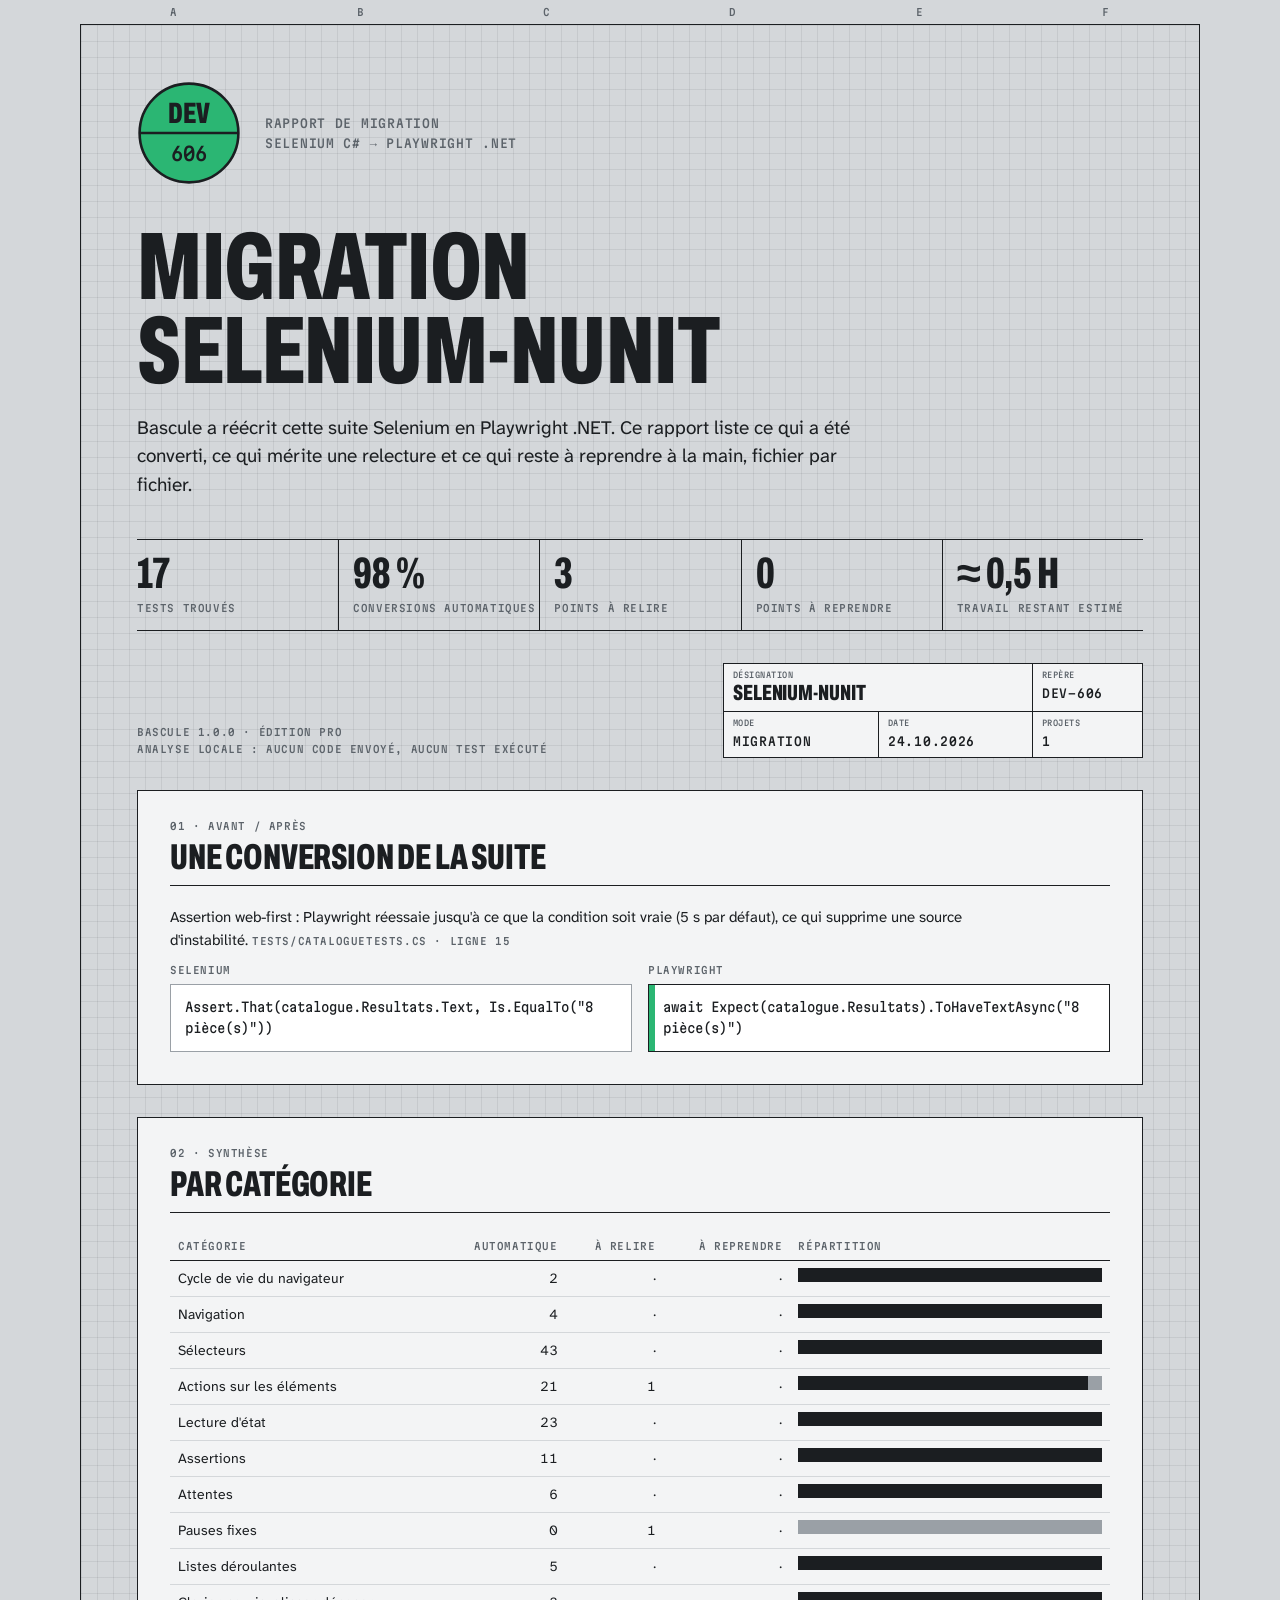
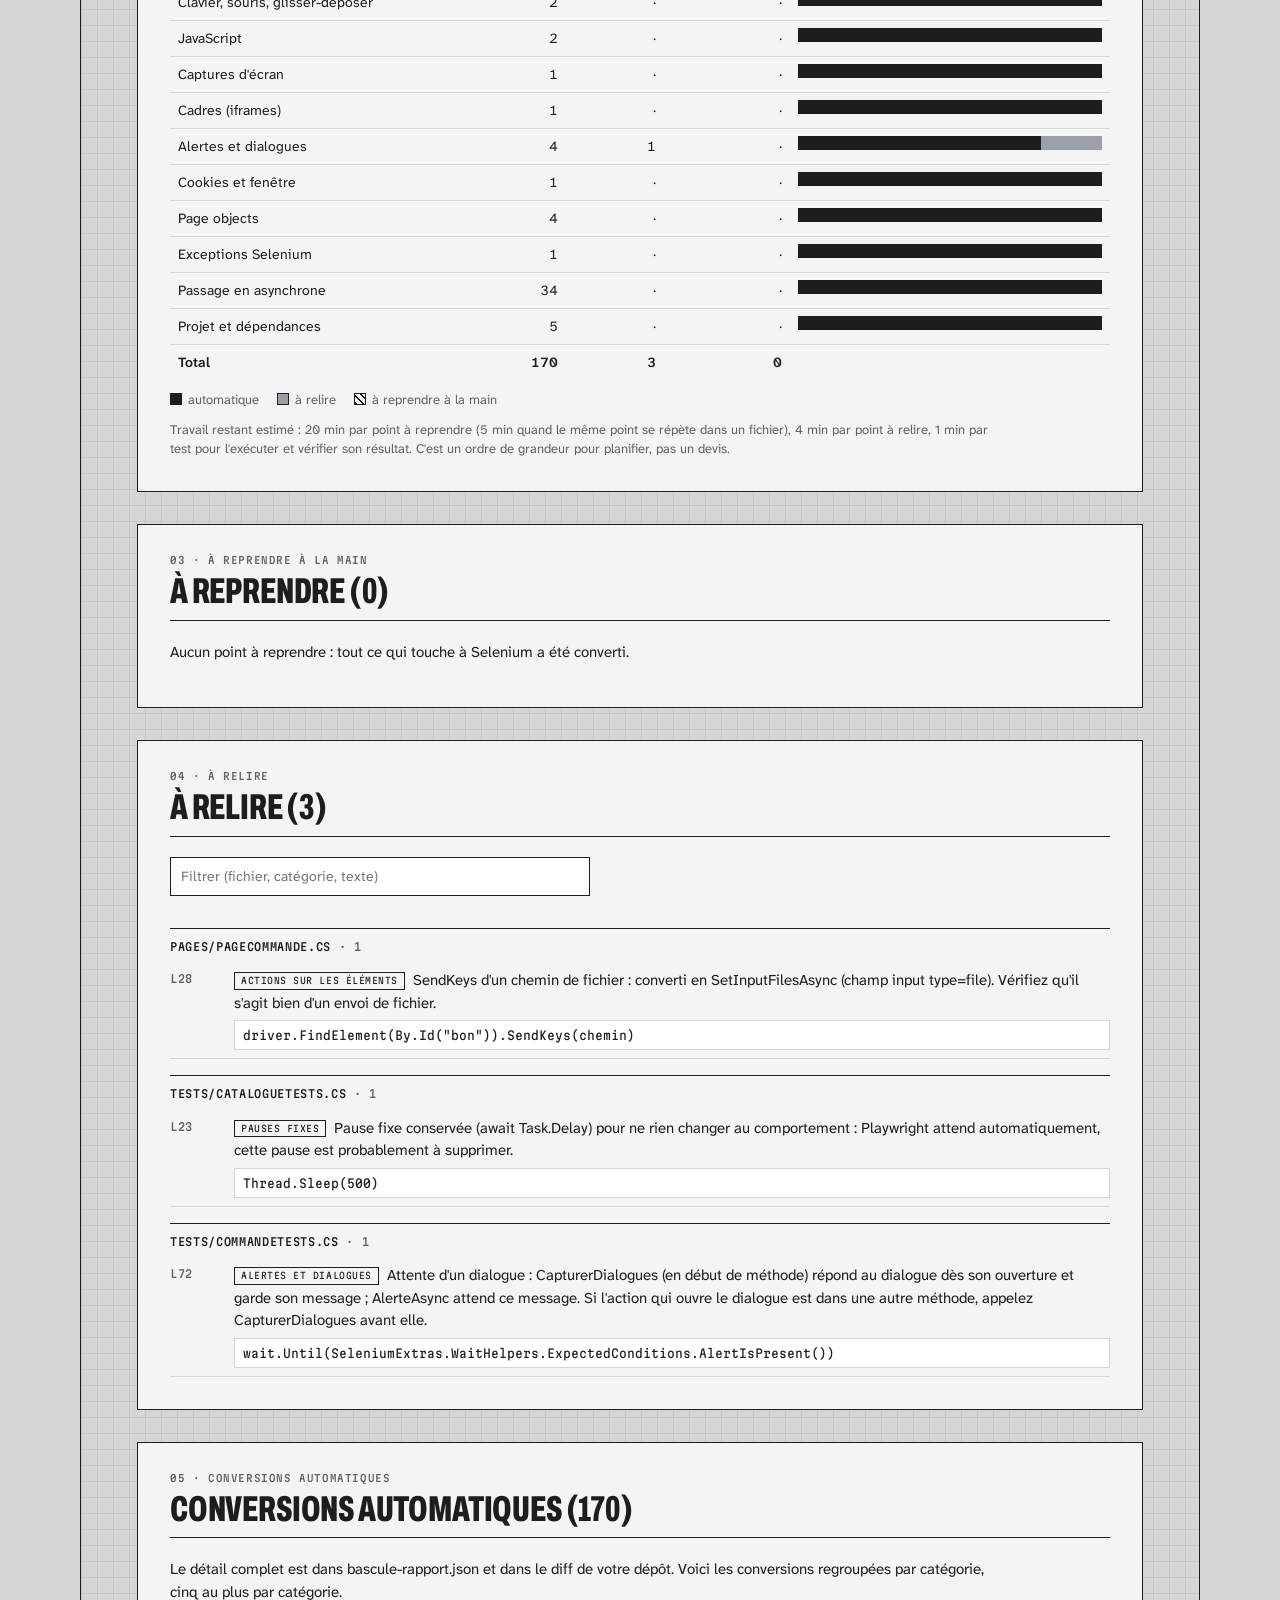
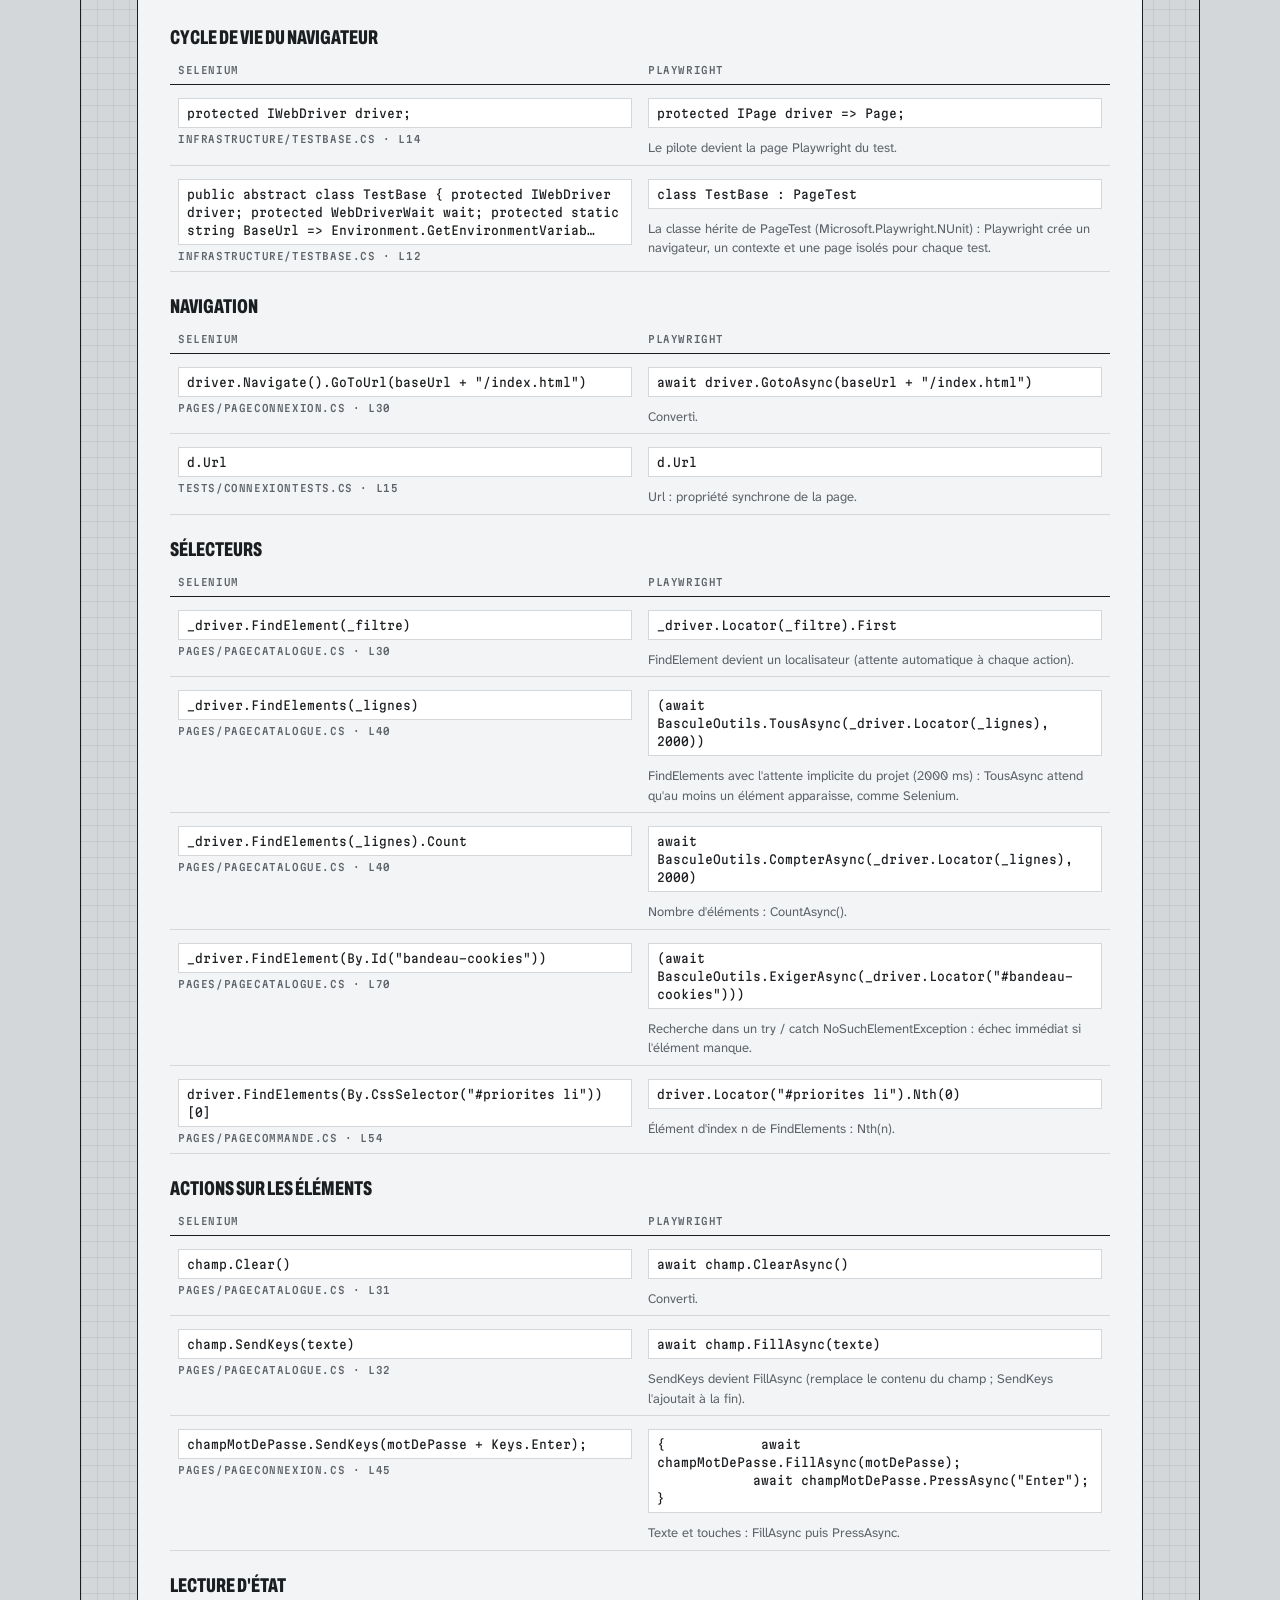
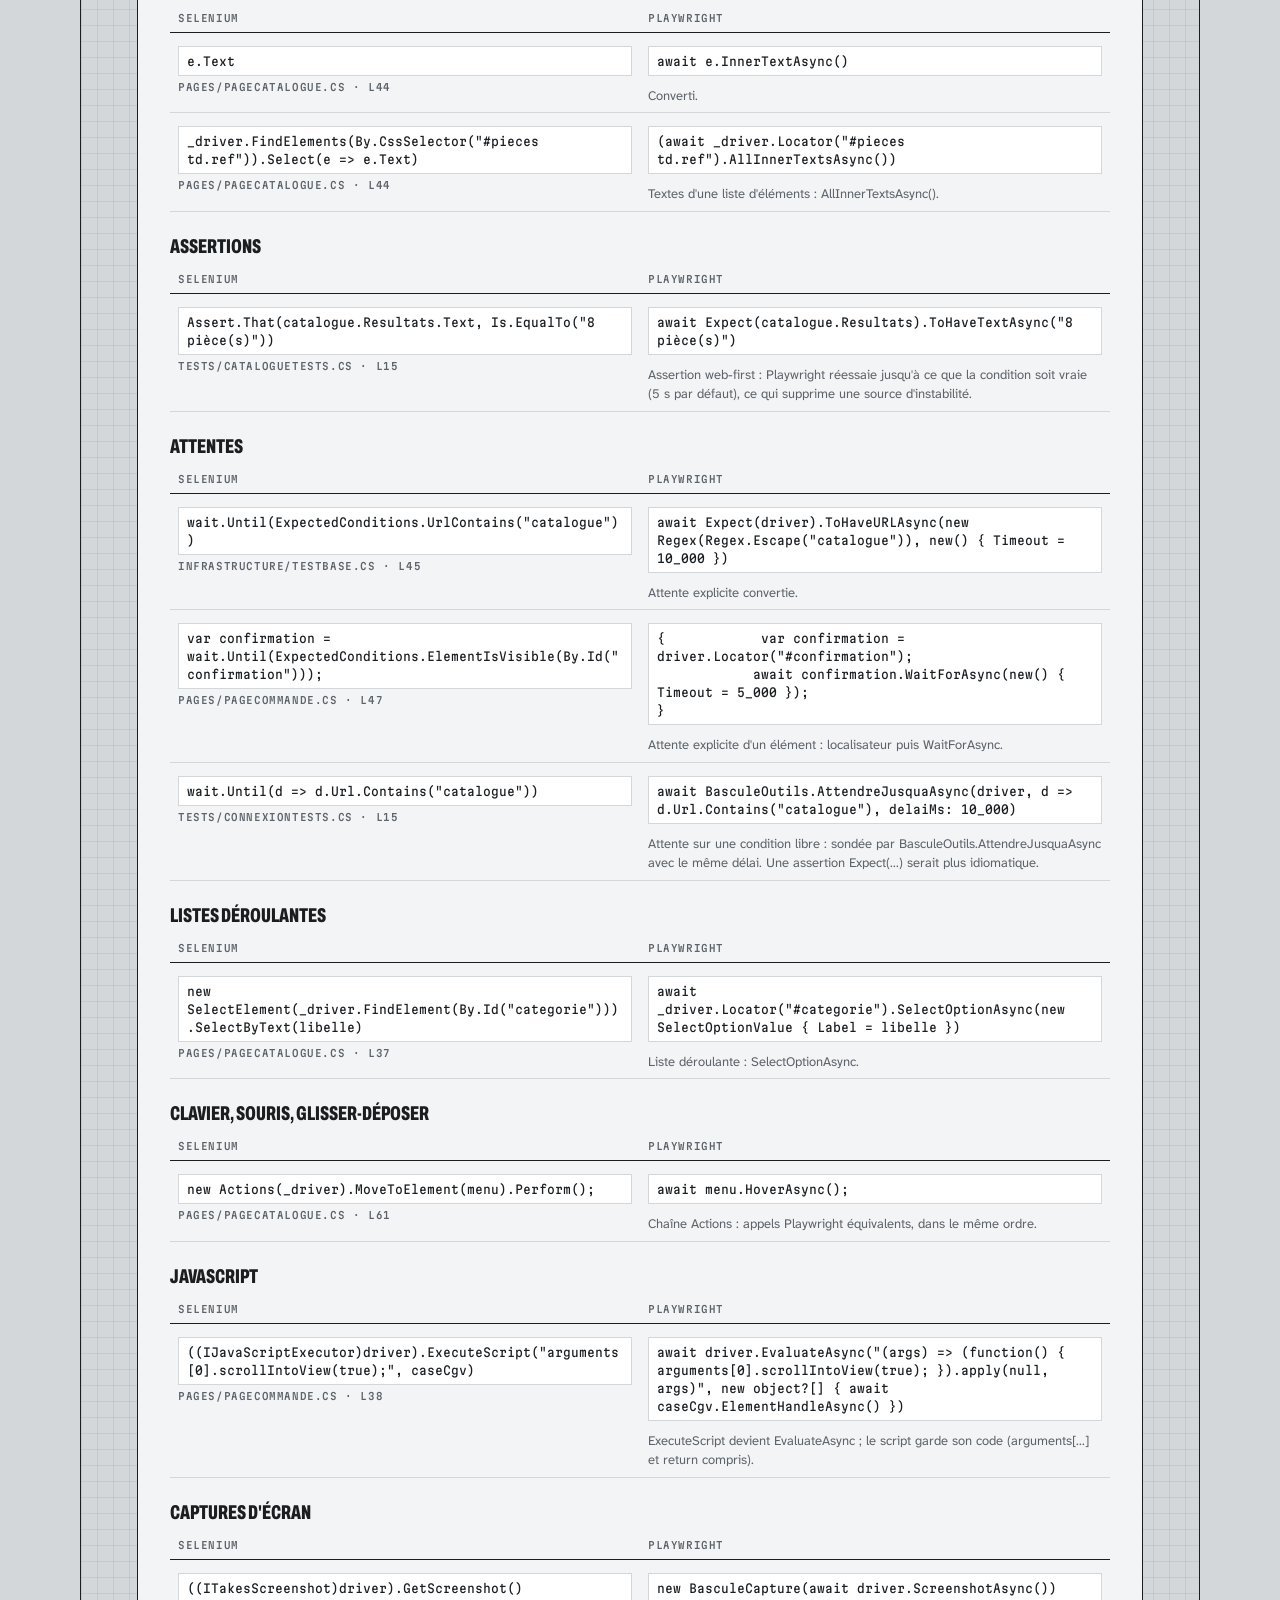
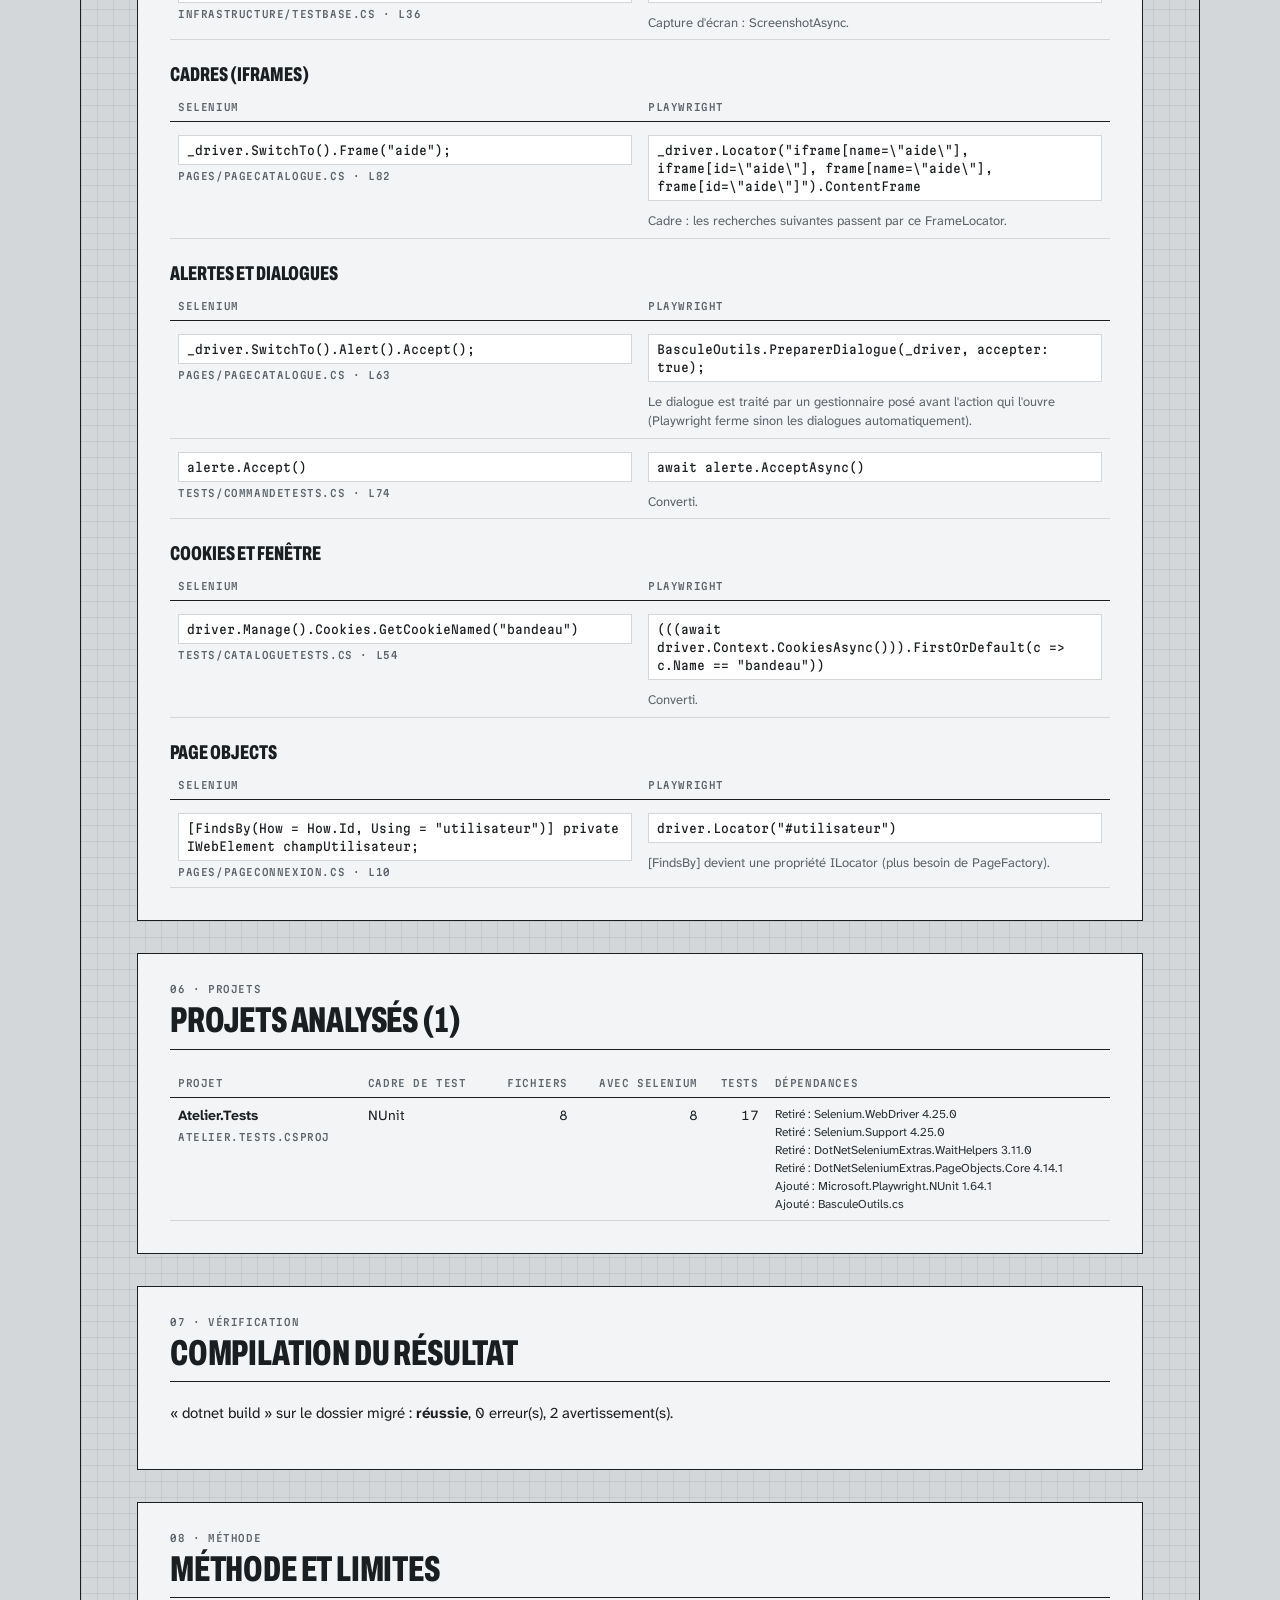
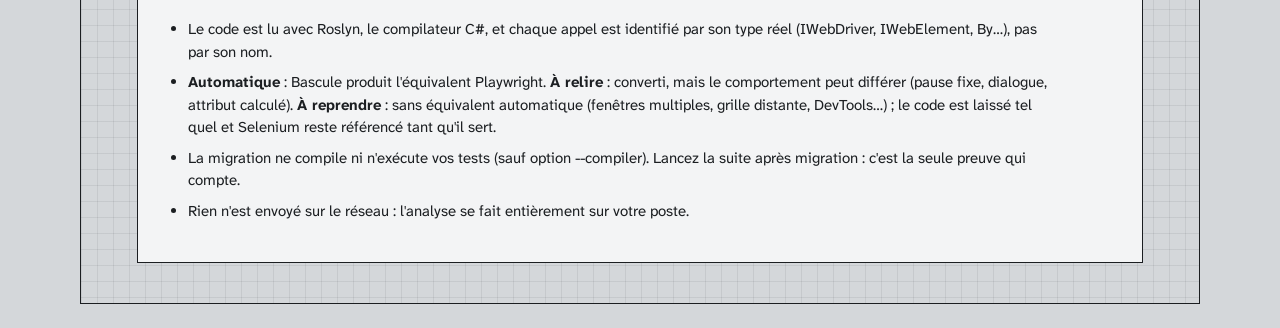
<file: docs/exemple/migration.html>
<!doctype html><html lang="fr"><head><meta charset="utf-8"><meta name="viewport" content="width=device-width,initial-scale=1"><title>Bascule · migration · selenium-nunit</title><meta name="generator" content="Bascule 1.0.0"><style>@font-face{font-family:Archivo;src:url([data-uri]) format('woff2');font-weight:100 900;font-stretch:62% 125%}@font-face{font-family:'Martian Mono';src:url([data-uri]) format('woff2');font-weight:100 800;font-stretch:75% 112.5%}@font-face{font-family:Atkinson;src:url([data-uri]) format('woff2');font-weight:200 800}*{box-sizing:border-box;margin:0;padding:0}
html{background:#D4D7DA}
body{font-family:Atkinson,system-ui,sans-serif;color:#1B1E21;-webkit-font-smoothing:antialiased;font-size:15px;line-height:1.5}
.planche{position:relative;max-width:1120px;margin:24px auto;padding:56px 56px 40px;border:1.5px solid #1B1E21;
  background:#D4D7DA;background-image:linear-gradient(rgba(27,30,33,.075) 1px,transparent 1px),linear-gradient(90deg,rgba(27,30,33,.075) 1px,transparent 1px);background-size:16px 16px}
.zones.h{position:absolute;left:0;right:0;top:-20px;display:grid;grid-template-columns:repeat(6,1fr);text-align:center;font-size:10px;color:#5C636A}
.titre{font-family:Archivo,'Arial Narrow',sans-serif;font-weight:800;font-stretch:62%;text-transform:uppercase;line-height:.88;letter-spacing:-.005em}
.data{font-family:'Martian Mono',ui-monospace,monospace;font-stretch:87.5%;font-weight:500;text-transform:uppercase;letter-spacing:.06em;font-variant-numeric:tabular-nums}
.couv .tete{display:flex;gap:24px;align-items:center}
.bulle{width:104px;height:104px;flex:none}
.sous{font-size:12px;color:#5C636A;line-height:1.7}
h1{font-size:clamp(48px,8vw,96px);margin:40px 0 20px;overflow-wrap:anywhere}
.intro{font-size:19px;max-width:720px}
.specs{display:grid;grid-template-columns:repeat(5,1fr);border-top:1.5px solid #1B1E21;border-bottom:1.5px solid #1B1E21;margin:40px 0 32px}
.specs>div{padding:14px 0 14px 14px;border-left:1px solid #1B1E21}.specs>div:first-child{padding-left:0;border-left:0}
.specs .titre{font-size:44px}.specs .data{font-size:10px;margin-top:8px;color:#5C636A}
.pied{display:flex;justify-content:space-between;align-items:flex-end;gap:24px;flex-wrap:wrap}
.gen{font-size:10px;color:#5C636A;line-height:1.7}
.cart{width:420px;max-width:100%;background:#F3F4F5;border:1.5px solid #1B1E21}
.cart .r{display:grid;border-top:1px solid #1B1E21}.cart .r:first-child{border-top:0}
.cart .c{padding:5px 9px 7px;border-left:1px solid #1B1E21;min-width:0}.cart .c:first-child{border-left:0}
.cart .k{font-size:8px;color:#5C636A}
.cart .v{font-size:12px;margin-top:3px;white-space:nowrap;overflow:hidden;text-overflow:ellipsis}
.cart .v.titre{font-size:22px}
.feuille{background:#F3F4F5;border:1.5px solid #1B1E21;margin-top:32px;padding:28px 32px 32px}
.feuille header{display:flex;flex-direction:column;gap:8px;border-bottom:1.5px solid #1B1E21;padding-bottom:12px;margin-bottom:20px}
.feuille header .data{font-size:10px;color:#5C636A}
.feuille h2{font-size:36px}
h3{font-family:Archivo,'Arial Narrow',sans-serif;font-weight:800;font-stretch:62%;text-transform:uppercase;font-size:20px;line-height:1;margin:24px 0 10px}
p.t{max-width:820px;margin-bottom:12px}
ul.t{margin:0 0 0 18px}ul.t li{margin-bottom:8px;max-width:860px}
.note{font-size:13px;color:#5C636A;margin-top:10px;max-width:820px}
.lieu{font-size:10px;color:#5C636A;margin-top:4px;overflow-wrap:anywhere}
table{width:100%;border-collapse:collapse;font-size:14px}
th{font-family:'Martian Mono',monospace;font-stretch:87.5%;font-weight:500;text-transform:uppercase;letter-spacing:.06em;font-size:10px;text-align:left;color:#5C636A;border-bottom:1.5px solid #1B1E21;padding:6px 8px}
td{padding:7px 8px;border-bottom:1px solid #D4D7DA;vertical-align:top}
td.n,th.n{text-align:right;font-variant-numeric:tabular-nums;white-space:nowrap}
tr.tot td{border-top:1.5px solid #1B1E21;border-bottom:0;font-weight:600}
td.dep{font-size:12px;color:#2A2F34}
.barre{height:14px;background:#D4D7DA;display:flex}
.barre i{display:block;height:100%}
.barre i.a,.cle.a{background:#1B1E21}.barre i.l,.cle.l{background:#9AA0A6}
.barre i.m,.cle.m{background:repeating-linear-gradient(45deg,#1B1E21 0 1.5px,#F3F4F5 1.5px 5px)}
.cle{display:inline-block;width:12px;height:12px;vertical-align:-1px;margin:0 6px 0 14px;border:1px solid #1B1E21}.cle:first-child{margin-left:0}
code,pre.code{font-family:'Martian Mono',ui-monospace,monospace;font-stretch:87.5%;font-size:12px;letter-spacing:0}
td code,.ligne code{display:block;white-space:pre-wrap;overflow-wrap:anywhere;background:#fff;border:1px solid #D4D7DA;padding:5px 8px;margin-top:6px}
.diff{display:grid;grid-template-columns:1fr 1fr;gap:16px;margin-top:8px}
.diff .lab{font-size:10px;color:#5C636A;margin-bottom:6px}
pre.code{white-space:pre-wrap;overflow-wrap:anywhere;background:#fff;border:1px solid #9AA0A6;padding:12px 14px;font-size:13px;line-height:1.6}
pre.code.signal{border:1.5px solid #1B1E21;box-shadow:inset 6px 0 0 #2BB673}
.tag{display:inline-block;font-family:'Martian Mono',monospace;font-stretch:87.5%;font-size:9px;letter-spacing:.06em;text-transform:uppercase;padding:1px 6px;border:1px solid #1B1E21;margin-right:4px;vertical-align:1px}
.filtre{width:100%;max-width:420px;font:inherit;font-size:14px;padding:8px 10px;border:1.5px solid #1B1E21;background:#fff;border-radius:0;margin-bottom:16px}
.fichier{border-top:1.5px solid #1B1E21;padding-top:10px;margin-top:16px}
.fichier .nom{font-size:11px;margin-bottom:6px;overflow-wrap:anywhere}.fichier .nom span{color:#5C636A}
.ligne{display:grid;grid-template-columns:56px 1fr;gap:8px;padding:8px 0;border-bottom:1px solid #D4D7DA}
.ligne .no{font-size:11px;color:#5C636A;padding-top:2px}
.conv td{width:50%}
.cache{display:none}
@media (max-width:760px){.planche{padding:32px 16px;margin:0;border-left:0;border-right:0}.specs{grid-template-columns:1fr 1fr}.specs>div{border-left:0;padding-left:0;border-top:1px solid #1B1E21}
  .diff{grid-template-columns:1fr}.feuille{padding:20px 16px}table{display:block;overflow-x:auto;max-width:100%}td,th{padding:6px 5px}.cat th:last-child,.cat td:last-child{display:none}}
@media print{html,body{background:none}.planche{border:0;margin:0;max-width:none}.filtre{display:none}.feuille{break-inside:avoid-page}}</style></head><body><main class="planche"><div class="zones h data" aria-hidden="true"><span>A</span><span>B</span><span>C</span><span>D</span><span>E</span><span>F</span></div><section class="couv"><div class="tete"><svg class="bulle" viewBox="0 0 120 120" role="img" aria-label="DEV-606"><circle cx="60" cy="60" r="57" fill="#2BB673" stroke="#1B1E21" stroke-width="3"/><line x1="3" y1="60" x2="117" y2="60" stroke="#1B1E21" stroke-width="3"/><text x="60" y="49" text-anchor="middle" font-family="Archivo" font-weight="800" font-stretch="62%" font-size="34" fill="#1B1E21">DEV</text><text x="60" y="92" text-anchor="middle" font-family="Martian Mono" font-weight="500" font-stretch="87.5%" font-size="22" fill="#1B1E21">606</text></svg><div class="data sous">Rapport de migration<br>Selenium C# → Playwright .NET</div></div><h1 class="titre">Migration<br>selenium-nunit</h1><p class="intro">Bascule a réécrit cette suite Selenium en Playwright .NET. Ce rapport liste ce qui a été converti, ce qui mérite une relecture et ce qui reste à reprendre à la main, fichier par fichier.</p><div class="specs"><div><div class="titre">17</div><div class="data">tests trouv&#233;s</div></div><div><div class="titre">98 %</div><div class="data">conversions automatiques</div></div><div><div class="titre">3</div><div class="data">points &#224; relire</div></div><div><div class="titre">0</div><div class="data">points &#224; reprendre</div></div><div><div class="titre">≈ 0,5 h</div><div class="data">travail restant estim&#233;</div></div></div><div class="pied"><div class="data gen">Bascule 1.0.0 · édition pro<br>Analyse locale : aucun code envoyé, aucun test exécuté</div><div class="cart"><div class="r" style="grid-template-columns:1fr 110px"><div class="c"><div class="k data">Désignation</div><div class="v titre">selenium-nunit</div></div><div class="c"><div class="k data">Repère</div><div class="v data">DEV-606</div></div></div><div class="r" style="grid-template-columns:1fr 1fr 110px"><div class="c"><div class="k data">Mode</div><div class="v data">Migration</div></div><div class="c"><div class="k data">Date</div><div class="v data">24.10.2026</div></div><div class="c"><div class="k data">Projets</div><div class="v data">1</div></div></div></div></div></section><section class="feuille"><header><span class="data">01 · Avant / après</span><h2 class="titre">Une conversion de la suite</h2></header><p class="t">Assertion web-first : Playwright r&#233;essaie jusqu&#39;&#224; ce que la condition soit vraie (5 s par d&#233;faut), ce qui supprime une source d&#39;instabilit&#233;. <span class="lieu data">Tests/CatalogueTests.cs · ligne 15</span></p><div class="diff"><div><div class="lab data">Selenium</div><pre class="code">Assert.That(catalogue.Resultats.Text, Is.EqualTo(&quot;8 pi&#232;ce(s)&quot;))</pre></div><div><div class="lab data">Playwright</div><pre class="code signal">await Expect(catalogue.Resultats).ToHaveTextAsync(&quot;8 pi&#232;ce(s)&quot;)</pre></div></div></section><section class="feuille"><header><span class="data">02 · Synthèse</span><h2 class="titre">Par catégorie</h2></header><table class="cat"><thead><tr><th>Catégorie</th><th class="n">Automatique</th><th class="n">À relire</th><th class="n">À reprendre</th><th style="width:34%">Répartition</th></tr></thead><tbody><tr><td>Cycle de vie du navigateur</td><td class="n">2</td><td class="n">·</td><td class="n">·</td><td><div class="barre" title="2 automatique(s), 0 à relire, 0 à reprendre"><i class="a" style="width:100%"></i><i class="l" style="width:0%"></i><i class="m" style="width:0%"></i></div></td></tr><tr><td>Navigation</td><td class="n">4</td><td class="n">·</td><td class="n">·</td><td><div class="barre" title="4 automatique(s), 0 à relire, 0 à reprendre"><i class="a" style="width:100%"></i><i class="l" style="width:0%"></i><i class="m" style="width:0%"></i></div></td></tr><tr><td>S&#233;lecteurs</td><td class="n">43</td><td class="n">·</td><td class="n">·</td><td><div class="barre" title="43 automatique(s), 0 à relire, 0 à reprendre"><i class="a" style="width:100%"></i><i class="l" style="width:0%"></i><i class="m" style="width:0%"></i></div></td></tr><tr><td>Actions sur les &#233;l&#233;ments</td><td class="n">21</td><td class="n">1</td><td class="n">·</td><td><div class="barre" title="21 automatique(s), 1 à relire, 0 à reprendre"><i class="a" style="width:95.45%"></i><i class="l" style="width:4.55%"></i><i class="m" style="width:0%"></i></div></td></tr><tr><td>Lecture d&#39;&#233;tat</td><td class="n">23</td><td class="n">·</td><td class="n">·</td><td><div class="barre" title="23 automatique(s), 0 à relire, 0 à reprendre"><i class="a" style="width:100%"></i><i class="l" style="width:0%"></i><i class="m" style="width:0%"></i></div></td></tr><tr><td>Assertions</td><td class="n">11</td><td class="n">·</td><td class="n">·</td><td><div class="barre" title="11 automatique(s), 0 à relire, 0 à reprendre"><i class="a" style="width:100%"></i><i class="l" style="width:0%"></i><i class="m" style="width:0%"></i></div></td></tr><tr><td>Attentes</td><td class="n">6</td><td class="n">·</td><td class="n">·</td><td><div class="barre" title="6 automatique(s), 0 à relire, 0 à reprendre"><i class="a" style="width:100%"></i><i class="l" style="width:0%"></i><i class="m" style="width:0%"></i></div></td></tr><tr><td>Pauses fixes</td><td class="n">0</td><td class="n">1</td><td class="n">·</td><td><div class="barre" title="0 automatique(s), 1 à relire, 0 à reprendre"><i class="a" style="width:0%"></i><i class="l" style="width:100%"></i><i class="m" style="width:0%"></i></div></td></tr><tr><td>Listes d&#233;roulantes</td><td class="n">5</td><td class="n">·</td><td class="n">·</td><td><div class="barre" title="5 automatique(s), 0 à relire, 0 à reprendre"><i class="a" style="width:100%"></i><i class="l" style="width:0%"></i><i class="m" style="width:0%"></i></div></td></tr><tr><td>Clavier, souris, glisser-d&#233;poser</td><td class="n">2</td><td class="n">·</td><td class="n">·</td><td><div class="barre" title="2 automatique(s), 0 à relire, 0 à reprendre"><i class="a" style="width:100%"></i><i class="l" style="width:0%"></i><i class="m" style="width:0%"></i></div></td></tr><tr><td>JavaScript</td><td class="n">2</td><td class="n">·</td><td class="n">·</td><td><div class="barre" title="2 automatique(s), 0 à relire, 0 à reprendre"><i class="a" style="width:100%"></i><i class="l" style="width:0%"></i><i class="m" style="width:0%"></i></div></td></tr><tr><td>Captures d&#39;&#233;cran</td><td class="n">1</td><td class="n">·</td><td class="n">·</td><td><div class="barre" title="1 automatique(s), 0 à relire, 0 à reprendre"><i class="a" style="width:100%"></i><i class="l" style="width:0%"></i><i class="m" style="width:0%"></i></div></td></tr><tr><td>Cadres (iframes)</td><td class="n">1</td><td class="n">·</td><td class="n">·</td><td><div class="barre" title="1 automatique(s), 0 à relire, 0 à reprendre"><i class="a" style="width:100%"></i><i class="l" style="width:0%"></i><i class="m" style="width:0%"></i></div></td></tr><tr><td>Alertes et dialogues</td><td class="n">4</td><td class="n">1</td><td class="n">·</td><td><div class="barre" title="4 automatique(s), 1 à relire, 0 à reprendre"><i class="a" style="width:80%"></i><i class="l" style="width:20%"></i><i class="m" style="width:0%"></i></div></td></tr><tr><td>Cookies et fen&#234;tre</td><td class="n">1</td><td class="n">·</td><td class="n">·</td><td><div class="barre" title="1 automatique(s), 0 à relire, 0 à reprendre"><i class="a" style="width:100%"></i><i class="l" style="width:0%"></i><i class="m" style="width:0%"></i></div></td></tr><tr><td>Page objects</td><td class="n">4</td><td class="n">·</td><td class="n">·</td><td><div class="barre" title="4 automatique(s), 0 à relire, 0 à reprendre"><i class="a" style="width:100%"></i><i class="l" style="width:0%"></i><i class="m" style="width:0%"></i></div></td></tr><tr><td>Exceptions Selenium</td><td class="n">1</td><td class="n">·</td><td class="n">·</td><td><div class="barre" title="1 automatique(s), 0 à relire, 0 à reprendre"><i class="a" style="width:100%"></i><i class="l" style="width:0%"></i><i class="m" style="width:0%"></i></div></td></tr><tr><td>Passage en asynchrone</td><td class="n">34</td><td class="n">·</td><td class="n">·</td><td><div class="barre" title="34 automatique(s), 0 à relire, 0 à reprendre"><i class="a" style="width:100%"></i><i class="l" style="width:0%"></i><i class="m" style="width:0%"></i></div></td></tr><tr><td>Projet et d&#233;pendances</td><td class="n">5</td><td class="n">·</td><td class="n">·</td><td><div class="barre" title="5 automatique(s), 0 à relire, 0 à reprendre"><i class="a" style="width:100%"></i><i class="l" style="width:0%"></i><i class="m" style="width:0%"></i></div></td></tr><tr class="tot"><td>Total</td><td class="n">170</td><td class="n">3</td><td class="n">0</td><td></td></tr></tbody></table><p class="note legende"><span class="cle a"></span>automatique <span class="cle l"></span>à relire <span class="cle m"></span>à reprendre à la main</p><p class="note">Travail restant estimé : 20 min par point à reprendre (5 min quand le même point se répète dans un fichier), 4 min par point à relire, 1 min par test pour l'exécuter et vérifier son résultat. C'est un ordre de grandeur pour planifier, pas un devis.</p></section><section class="feuille"><header><span class="data">03 &#183; &#192; reprendre &#224; la main</span><h2 class="titre">&#192; reprendre (0)</h2></header><p class="t">Aucun point &#224; reprendre : tout ce qui touche &#224; Selenium a &#233;t&#233; converti.</p></section><section class="feuille"><header><span class="data">04 &#183; &#192; relire</span><h2 class="titre">&#192; relire (3)</h2></header><input class="filtre" type="search" placeholder="Filtrer (fichier, catégorie, texte)" aria-label="Filtrer la liste"><div class="fichier"><div class="nom data">Pages/PageCommande.cs <span>· 1</span></div><div class="ligne"><span class="no data">L28</span><div><div class="msg"><span class="tag">Actions sur les &#233;l&#233;ments</span> SendKeys d&#39;un chemin de fichier : converti en SetInputFilesAsync (champ input type=file). V&#233;rifiez qu&#39;il s&#39;agit bien d&#39;un envoi de fichier.</div><code>driver.FindElement(By.Id(&quot;bon&quot;)).SendKeys(chemin)</code></div></div></div><div class="fichier"><div class="nom data">Tests/CatalogueTests.cs <span>· 1</span></div><div class="ligne"><span class="no data">L23</span><div><div class="msg"><span class="tag">Pauses fixes</span> Pause fixe conserv&#233;e (await Task.Delay) pour ne rien changer au comportement : Playwright attend automatiquement, cette pause est probablement &#224; supprimer.</div><code>Thread.Sleep(500)</code></div></div></div><div class="fichier"><div class="nom data">Tests/CommandeTests.cs <span>· 1</span></div><div class="ligne"><span class="no data">L72</span><div><div class="msg"><span class="tag">Alertes et dialogues</span> Attente d&#39;un dialogue : CapturerDialogues (en d&#233;but de m&#233;thode) r&#233;pond au dialogue d&#232;s son ouverture et garde son message ; AlerteAsync attend ce message. Si l&#39;action qui ouvre le dialogue est dans une autre m&#233;thode, appelez CapturerDialogues avant elle.</div><code>wait.Until(SeleniumExtras.WaitHelpers.ExpectedConditions.AlertIsPresent())</code></div></div></div></section><section class="feuille"><header><span class="data">05 &#183; Conversions automatiques</span><h2 class="titre">Conversions automatiques (170)</h2></header><p class="t">Le détail complet est dans bascule-rapport.json et dans le diff de votre dépôt. Voici les conversions regroupées par catégorie, cinq au plus par catégorie.</p><h3>Cycle de vie du navigateur</h3><table class="conv"><thead><tr><th>Selenium</th><th>Playwright</th></tr></thead><tbody><tr><td><code>protected IWebDriver driver;</code><div class="lieu data">Infrastructure/TestBase.cs · L14</div></td><td><code>protected IPage driver =&gt; Page;</code><div class="note">Le pilote devient la page Playwright du test.</div></td></tr><tr><td><code>public abstract class TestBase { protected IWebDriver driver; protected WebDriverWait wait; protected static string BaseUrl =&gt; Environment.GetEnvironmentVariab…</code><div class="lieu data">Infrastructure/TestBase.cs · L12</div></td><td><code>class TestBase : PageTest</code><div class="note">La classe h&#233;rite de PageTest (Microsoft.Playwright.NUnit) : Playwright cr&#233;e un navigateur, un contexte et une page isol&#233;s pour chaque test.</div></td></tr></tbody></table><h3>Navigation</h3><table class="conv"><thead><tr><th>Selenium</th><th>Playwright</th></tr></thead><tbody><tr><td><code>driver.Navigate().GoToUrl(baseUrl + &quot;/index.html&quot;)</code><div class="lieu data">Pages/PageConnexion.cs · L30</div></td><td><code>await driver.GotoAsync(baseUrl + &quot;/index.html&quot;)</code><div class="note">Converti.</div></td></tr><tr><td><code>d.Url</code><div class="lieu data">Tests/ConnexionTests.cs · L15</div></td><td><code>d.Url</code><div class="note">Url : propri&#233;t&#233; synchrone de la page.</div></td></tr></tbody></table><h3>S&#233;lecteurs</h3><table class="conv"><thead><tr><th>Selenium</th><th>Playwright</th></tr></thead><tbody><tr><td><code>_driver.FindElement(_filtre)</code><div class="lieu data">Pages/PageCatalogue.cs · L30</div></td><td><code>_driver.Locator(_filtre).First</code><div class="note">FindElement devient un localisateur (attente automatique &#224; chaque action).</div></td></tr><tr><td><code>_driver.FindElements(_lignes)</code><div class="lieu data">Pages/PageCatalogue.cs · L40</div></td><td><code>(await BasculeOutils.TousAsync(_driver.Locator(_lignes), 2000))</code><div class="note">FindElements avec l&#39;attente implicite du projet (2000 ms) : TousAsync attend qu&#39;au moins un &#233;l&#233;ment apparaisse, comme Selenium.</div></td></tr><tr><td><code>_driver.FindElements(_lignes).Count</code><div class="lieu data">Pages/PageCatalogue.cs · L40</div></td><td><code>await BasculeOutils.CompterAsync(_driver.Locator(_lignes), 2000)</code><div class="note">Nombre d&#39;&#233;l&#233;ments : CountAsync().</div></td></tr><tr><td><code>_driver.FindElement(By.Id(&quot;bandeau-cookies&quot;))</code><div class="lieu data">Pages/PageCatalogue.cs · L70</div></td><td><code>(await BasculeOutils.ExigerAsync(_driver.Locator(&quot;#bandeau-cookies&quot;)))</code><div class="note">Recherche dans un try / catch NoSuchElementException : &#233;chec imm&#233;diat si l&#39;&#233;l&#233;ment manque.</div></td></tr><tr><td><code>driver.FindElements(By.CssSelector(&quot;#priorites li&quot;))[0]</code><div class="lieu data">Pages/PageCommande.cs · L54</div></td><td><code>driver.Locator(&quot;#priorites li&quot;).Nth(0)</code><div class="note">&#201;l&#233;ment d&#39;index n de FindElements : Nth(n).</div></td></tr></tbody></table><h3>Actions sur les &#233;l&#233;ments</h3><table class="conv"><thead><tr><th>Selenium</th><th>Playwright</th></tr></thead><tbody><tr><td><code>champ.Clear()</code><div class="lieu data">Pages/PageCatalogue.cs · L31</div></td><td><code>await champ.ClearAsync()</code><div class="note">Converti.</div></td></tr><tr><td><code>champ.SendKeys(texte)</code><div class="lieu data">Pages/PageCatalogue.cs · L32</div></td><td><code>await champ.FillAsync(texte)</code><div class="note">SendKeys devient FillAsync (remplace le contenu du champ ; SendKeys l&#39;ajoutait &#224; la fin).</div></td></tr><tr><td><code>champMotDePasse.SendKeys(motDePasse + Keys.Enter);</code><div class="lieu data">Pages/PageConnexion.cs · L45</div></td><td><code>{            await champMotDePasse.FillAsync(motDePasse);
            await champMotDePasse.PressAsync(&quot;Enter&quot;);
}</code><div class="note">Texte et touches : FillAsync puis PressAsync.</div></td></tr></tbody></table><h3>Lecture d&#39;&#233;tat</h3><table class="conv"><thead><tr><th>Selenium</th><th>Playwright</th></tr></thead><tbody><tr><td><code>e.Text</code><div class="lieu data">Pages/PageCatalogue.cs · L44</div></td><td><code>await e.InnerTextAsync()</code><div class="note">Converti.</div></td></tr><tr><td><code>_driver.FindElements(By.CssSelector(&quot;#pieces td.ref&quot;)).Select(e =&gt; e.Text)</code><div class="lieu data">Pages/PageCatalogue.cs · L44</div></td><td><code>(await _driver.Locator(&quot;#pieces td.ref&quot;).AllInnerTextsAsync())</code><div class="note">Textes d&#39;une liste d&#39;&#233;l&#233;ments : AllInnerTextsAsync().</div></td></tr></tbody></table><h3>Assertions</h3><table class="conv"><thead><tr><th>Selenium</th><th>Playwright</th></tr></thead><tbody><tr><td><code>Assert.That(catalogue.Resultats.Text, Is.EqualTo(&quot;8 pi&#232;ce(s)&quot;))</code><div class="lieu data">Tests/CatalogueTests.cs · L15</div></td><td><code>await Expect(catalogue.Resultats).ToHaveTextAsync(&quot;8 pi&#232;ce(s)&quot;)</code><div class="note">Assertion web-first : Playwright r&#233;essaie jusqu&#39;&#224; ce que la condition soit vraie (5 s par d&#233;faut), ce qui supprime une source d&#39;instabilit&#233;.</div></td></tr></tbody></table><h3>Attentes</h3><table class="conv"><thead><tr><th>Selenium</th><th>Playwright</th></tr></thead><tbody><tr><td><code>wait.Until(ExpectedConditions.UrlContains(&quot;catalogue&quot;))</code><div class="lieu data">Infrastructure/TestBase.cs · L45</div></td><td><code>await Expect(driver).ToHaveURLAsync(new Regex(Regex.Escape(&quot;catalogue&quot;)), new() { Timeout = 10_000 })</code><div class="note">Attente explicite convertie.</div></td></tr><tr><td><code>var confirmation = wait.Until(ExpectedConditions.ElementIsVisible(By.Id(&quot;confirmation&quot;)));</code><div class="lieu data">Pages/PageCommande.cs · L47</div></td><td><code>{            var confirmation = driver.Locator(&quot;#confirmation&quot;);
            await confirmation.WaitForAsync(new() { Timeout = 5_000 });
}</code><div class="note">Attente explicite d&#39;un &#233;l&#233;ment : localisateur puis WaitForAsync.</div></td></tr><tr><td><code>wait.Until(d =&gt; d.Url.Contains(&quot;catalogue&quot;))</code><div class="lieu data">Tests/ConnexionTests.cs · L15</div></td><td><code>await BasculeOutils.AttendreJusquaAsync(driver, d =&gt; d.Url.Contains(&quot;catalogue&quot;), delaiMs: 10_000)</code><div class="note">Attente sur une condition libre : sond&#233;e par BasculeOutils.AttendreJusquaAsync avec le m&#234;me d&#233;lai. Une assertion Expect(…) serait plus idiomatique.</div></td></tr></tbody></table><h3>Listes d&#233;roulantes</h3><table class="conv"><thead><tr><th>Selenium</th><th>Playwright</th></tr></thead><tbody><tr><td><code>new SelectElement(_driver.FindElement(By.Id(&quot;categorie&quot;))).SelectByText(libelle)</code><div class="lieu data">Pages/PageCatalogue.cs · L37</div></td><td><code>await _driver.Locator(&quot;#categorie&quot;).SelectOptionAsync(new SelectOptionValue { Label = libelle })</code><div class="note">Liste d&#233;roulante : SelectOptionAsync.</div></td></tr></tbody></table><h3>Clavier, souris, glisser-d&#233;poser</h3><table class="conv"><thead><tr><th>Selenium</th><th>Playwright</th></tr></thead><tbody><tr><td><code>new Actions(_driver).MoveToElement(menu).Perform();</code><div class="lieu data">Pages/PageCatalogue.cs · L61</div></td><td><code>await menu.HoverAsync();</code><div class="note">Cha&#238;ne Actions : appels Playwright &#233;quivalents, dans le m&#234;me ordre.</div></td></tr></tbody></table><h3>JavaScript</h3><table class="conv"><thead><tr><th>Selenium</th><th>Playwright</th></tr></thead><tbody><tr><td><code>((IJavaScriptExecutor)driver).ExecuteScript(&quot;arguments[0].scrollIntoView(true);&quot;, caseCgv)</code><div class="lieu data">Pages/PageCommande.cs · L38</div></td><td><code>await driver.EvaluateAsync(&quot;(args) =&gt; (function() { arguments[0].scrollIntoView(true); }).apply(null, args)&quot;, new object?[] { await caseCgv.ElementHandleAsync() })</code><div class="note">ExecuteScript devient EvaluateAsync ; le script garde son code (arguments[…] et return compris).</div></td></tr></tbody></table><h3>Captures d&#39;&#233;cran</h3><table class="conv"><thead><tr><th>Selenium</th><th>Playwright</th></tr></thead><tbody><tr><td><code>((ITakesScreenshot)driver).GetScreenshot()</code><div class="lieu data">Infrastructure/TestBase.cs · L36</div></td><td><code>new BasculeCapture(await driver.ScreenshotAsync())</code><div class="note">Capture d&#39;&#233;cran : ScreenshotAsync.</div></td></tr></tbody></table><h3>Cadres (iframes)</h3><table class="conv"><thead><tr><th>Selenium</th><th>Playwright</th></tr></thead><tbody><tr><td><code>_driver.SwitchTo().Frame(&quot;aide&quot;);</code><div class="lieu data">Pages/PageCatalogue.cs · L82</div></td><td><code>_driver.Locator(&quot;iframe[name=\&quot;aide\&quot;], iframe[id=\&quot;aide\&quot;], frame[name=\&quot;aide\&quot;], frame[id=\&quot;aide\&quot;]&quot;).ContentFrame</code><div class="note">Cadre : les recherches suivantes passent par ce FrameLocator.</div></td></tr></tbody></table><h3>Alertes et dialogues</h3><table class="conv"><thead><tr><th>Selenium</th><th>Playwright</th></tr></thead><tbody><tr><td><code>_driver.SwitchTo().Alert().Accept();</code><div class="lieu data">Pages/PageCatalogue.cs · L63</div></td><td><code>BasculeOutils.PreparerDialogue(_driver, accepter: true);</code><div class="note">Le dialogue est trait&#233; par un gestionnaire pos&#233; avant l&#39;action qui l&#39;ouvre (Playwright ferme sinon les dialogues automatiquement).</div></td></tr><tr><td><code>alerte.Accept()</code><div class="lieu data">Tests/CommandeTests.cs · L74</div></td><td><code>await alerte.AcceptAsync()</code><div class="note">Converti.</div></td></tr></tbody></table><h3>Cookies et fen&#234;tre</h3><table class="conv"><thead><tr><th>Selenium</th><th>Playwright</th></tr></thead><tbody><tr><td><code>driver.Manage().Cookies.GetCookieNamed(&quot;bandeau&quot;)</code><div class="lieu data">Tests/CatalogueTests.cs · L54</div></td><td><code>(((await driver.Context.CookiesAsync())).FirstOrDefault(c =&gt; c.Name == &quot;bandeau&quot;))</code><div class="note">Converti.</div></td></tr></tbody></table><h3>Page objects</h3><table class="conv"><thead><tr><th>Selenium</th><th>Playwright</th></tr></thead><tbody><tr><td><code>[FindsBy(How = How.Id, Using = &quot;utilisateur&quot;)] private IWebElement champUtilisateur;</code><div class="lieu data">Pages/PageConnexion.cs · L10</div></td><td><code>driver.Locator(&quot;#utilisateur&quot;)</code><div class="note">[FindsBy] devient une propri&#233;t&#233; ILocator (plus besoin de PageFactory).</div></td></tr></tbody></table></section><section class="feuille"><header><span class="data">06 &#183; Projets</span><h2 class="titre">Projets analysés (1)</h2></header><table><thead><tr><th>Projet</th><th>Cadre de test</th><th class="n">Fichiers</th><th class="n">Avec Selenium</th><th class="n">Tests</th><th>Dépendances</th></tr></thead><tbody><tr><td><b>Atelier.Tests</b><div class="lieu data">Atelier.Tests.csproj</div></td><td>NUnit</td><td class="n">8</td><td class="n">8</td><td class="n">17</td><td class="dep">Retir&#233; : Selenium.WebDriver 4.25.0<br>Retir&#233; : Selenium.Support 4.25.0<br>Retir&#233; : DotNetSeleniumExtras.WaitHelpers 3.11.0<br>Retir&#233; : DotNetSeleniumExtras.PageObjects.Core 4.14.1<br>Ajout&#233; : Microsoft.Playwright.NUnit 1.64.1<br>Ajout&#233; : BasculeOutils.cs</td></tr></tbody></table></section><section class="feuille"><header><span class="data">07 · Vérification</span><h2 class="titre">Compilation du résultat</h2></header><p class="t">« dotnet build » sur le dossier migré : <b>réussie</b>, 0 erreur(s), 2 avertissement(s).</p></section><section class="feuille"><header><span class="data">08 &#183; M&#233;thode</span><h2 class="titre">Méthode et limites</h2></header><ul class="t"><li>Le code est lu avec Roslyn, le compilateur C#, et chaque appel est identifié par son type réel (IWebDriver, IWebElement, By…), pas par son nom.</li><li><b>Automatique</b> : Bascule produit l'équivalent Playwright. <b>À relire</b> : converti, mais le comportement peut différer (pause fixe, dialogue, attribut calculé). <b>À reprendre</b> : sans équivalent automatique (fenêtres multiples, grille distante, DevTools…) ; le code est laissé tel quel et Selenium reste référencé tant qu'il sert.</li><li>La migration ne compile ni n'exécute vos tests (sauf option --compiler). Lancez la suite après migration : c'est la seule preuve qui compte.</li><li>Rien n'est envoyé sur le réseau : l'analyse se fait entièrement sur votre poste.</li></ul></section></main><script>
document.querySelectorAll('.filtre').forEach(function (champ) {
  champ.addEventListener('input', function () {
    var q = champ.value.toLowerCase();
    champ.parentElement.querySelectorAll('.fichier').forEach(function (f) {
      var visibles = 0;
      f.querySelectorAll('.ligne').forEach(function (l) {
        var ok = !q || (f.querySelector('.nom').textContent + ' ' + l.textContent).toLowerCase().indexOf(q) >= 0;
        l.classList.toggle('cache', !ok); if (ok) visibles++;
      });
      f.classList.toggle('cache', visibles === 0);
    });
  });
});
</script></body></html>
</file>
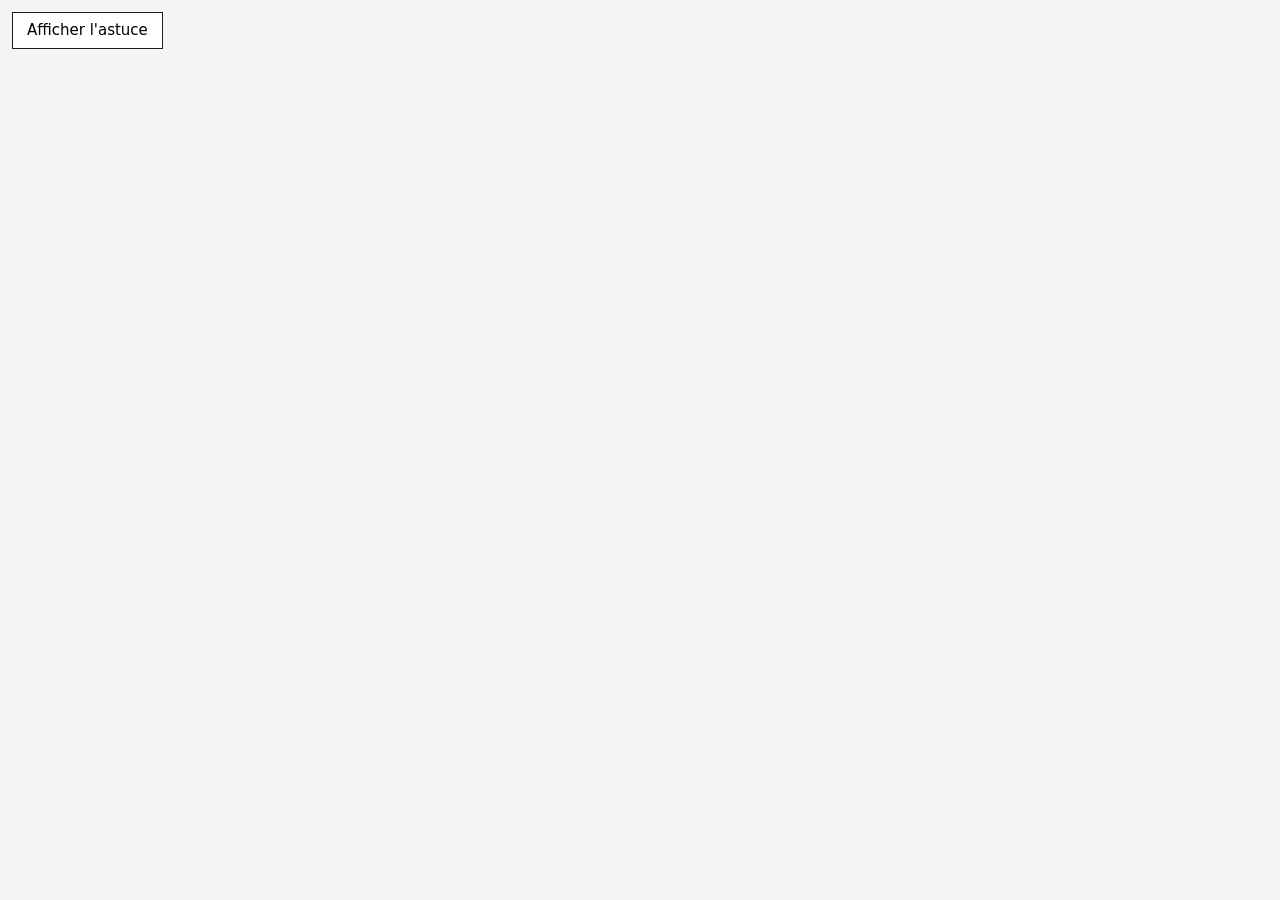
<file: exemples/atelier/site/aide.html>
<!doctype html>
<html lang="fr">
<head><meta charset="utf-8"><title>Aide</title><link rel="stylesheet" href="style.css"></head>
<body style="padding:12px">
  <button type="button" id="astuce">Afficher l'astuce</button>
  <p id="texte-astuce" class="cache">Filtrez par référence : tapez « VAN » pour les vannes.</p>
  <script>document.getElementById('astuce').addEventListener('click', () => document.getElementById('texte-astuce').classList.remove('cache'));</script>
</body>
</html>
</file>
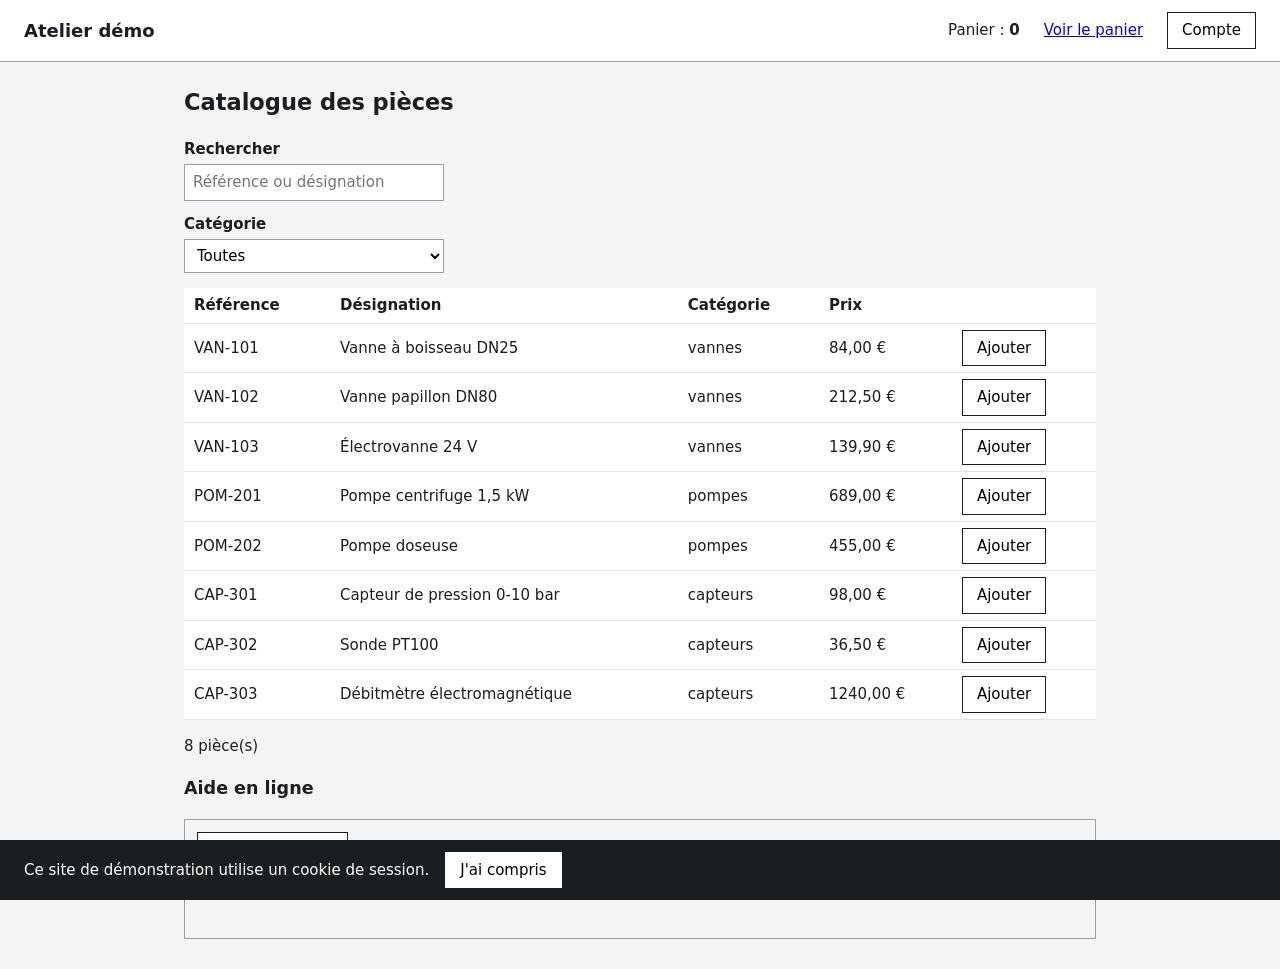
<file: exemples/atelier/site/catalogue.html>
<!doctype html>
<html lang="fr">
<head><meta charset="utf-8"><title>Atelier démo — catalogue</title><link rel="stylesheet" href="style.css"></head>
<body>
<header>
  <h1>Atelier démo</h1>
  <span>Panier : <strong id="panier-compte">0</strong></span>
  <a href="panier.html" id="voir-panier">Voir le panier</a>
  <div class="menu"><button type="button" id="menu-compte">Compte</button>
    <div class="sous-menu"><button type="button" id="deconnexion">Se déconnecter</button></div>
  </div>
</header>
<main>
  <h2>Catalogue des pièces</h2>
  <p>
    <label for="filtre">Rechercher</label><input type="text" id="filtre" name="filtre" placeholder="Référence ou désignation">
    <label for="categorie">Catégorie</label>
    <select id="categorie" name="categorie">
      <option value="toutes">Toutes</option><option value="vannes">Vannes</option>
      <option value="pompes">Pompes</option><option value="capteurs">Capteurs</option>
    </select>
  </p>
  <div id="chargement" class="chargement">Chargement du catalogue…</div>
  <table id="pieces" class="cache">
    <thead><tr><th>Référence</th><th>Désignation</th><th>Catégorie</th><th>Prix</th><th></th></tr></thead>
    <tbody></tbody>
  </table>
  <p id="resultats"></p>
  <h3>Aide en ligne</h3>
  <iframe id="cadre-aide" name="aide" src="aide.html" title="Aide"></iframe>
</main>
<div class="bandeau-cookies" id="bandeau-cookies">Ce site de démonstration utilise un cookie de session. <button type="button" id="accepter-cookies">J'ai compris</button></div>
<script>
const PIECES = [
  ['VAN-101', 'Vanne à boisseau DN25', 'vannes', 84.0], ['VAN-102', 'Vanne papillon DN80', 'vannes', 212.5],
  ['VAN-103', 'Électrovanne 24 V', 'vannes', 139.9], ['POM-201', 'Pompe centrifuge 1,5 kW', 'pompes', 689.0],
  ['POM-202', 'Pompe doseuse', 'pompes', 455.0], ['CAP-301', 'Capteur de pression 0-10 bar', 'capteurs', 98.0],
  ['CAP-302', 'Sonde PT100', 'capteurs', 36.5], ['CAP-303', 'Débitmètre électromagnétique', 'capteurs', 1240.0],
];
const panier = JSON.parse(localStorage.getItem('panier') || '[]');
const compte = () => document.getElementById('panier-compte').textContent = panier.length;
compte();
if (document.cookie.includes('bandeau=vu')) document.getElementById('bandeau-cookies').remove();
document.getElementById('accepter-cookies')?.addEventListener('click', () => {
  document.cookie = 'bandeau=vu; path=/'; document.getElementById('bandeau-cookies').remove();
});
function afficher() {
  const f = document.getElementById('filtre').value.toLowerCase(), c = document.getElementById('categorie').value;
  const corps = document.querySelector('#pieces tbody'); corps.innerHTML = '';
  const lignes = PIECES.filter(p => (c === 'toutes' || p[2] === c) && (p[0] + ' ' + p[1]).toLowerCase().includes(f));
  for (const [ref, nom, cat, prix] of lignes) {
    const tr = document.createElement('tr'); tr.dataset.ref = ref;
    tr.innerHTML = `<td class="ref">${ref}</td><td class="nom">${nom}</td><td>${cat}</td><td class="prix">${prix.toFixed(2).replace('.', ',')} €</td><td><button type="button" class="ajouter" data-ref="${ref}">Ajouter</button></td>`;
    corps.appendChild(tr);
  }
  document.getElementById('resultats').textContent = `${lignes.length} pièce(s)`;
}
setTimeout(() => {
  document.getElementById('chargement').remove();
  document.getElementById('pieces').classList.remove('cache');
  afficher();
}, 700);
document.getElementById('filtre').addEventListener('input', afficher);
document.getElementById('categorie').addEventListener('change', afficher);
document.addEventListener('click', e => {
  const b = e.target.closest('button.ajouter');
  if (b) { panier.push(b.dataset.ref); localStorage.setItem('panier', JSON.stringify(panier)); compte(); b.textContent = 'Ajouté'; }
});
document.getElementById('deconnexion').addEventListener('click', () => {
  if (confirm('Voulez-vous vous déconnecter ?')) {
    document.cookie = 'session=; path=/; max-age=0'; localStorage.removeItem('panier'); location.href = 'index.html';
  }
});
</script>
</body>
</html>
</file>
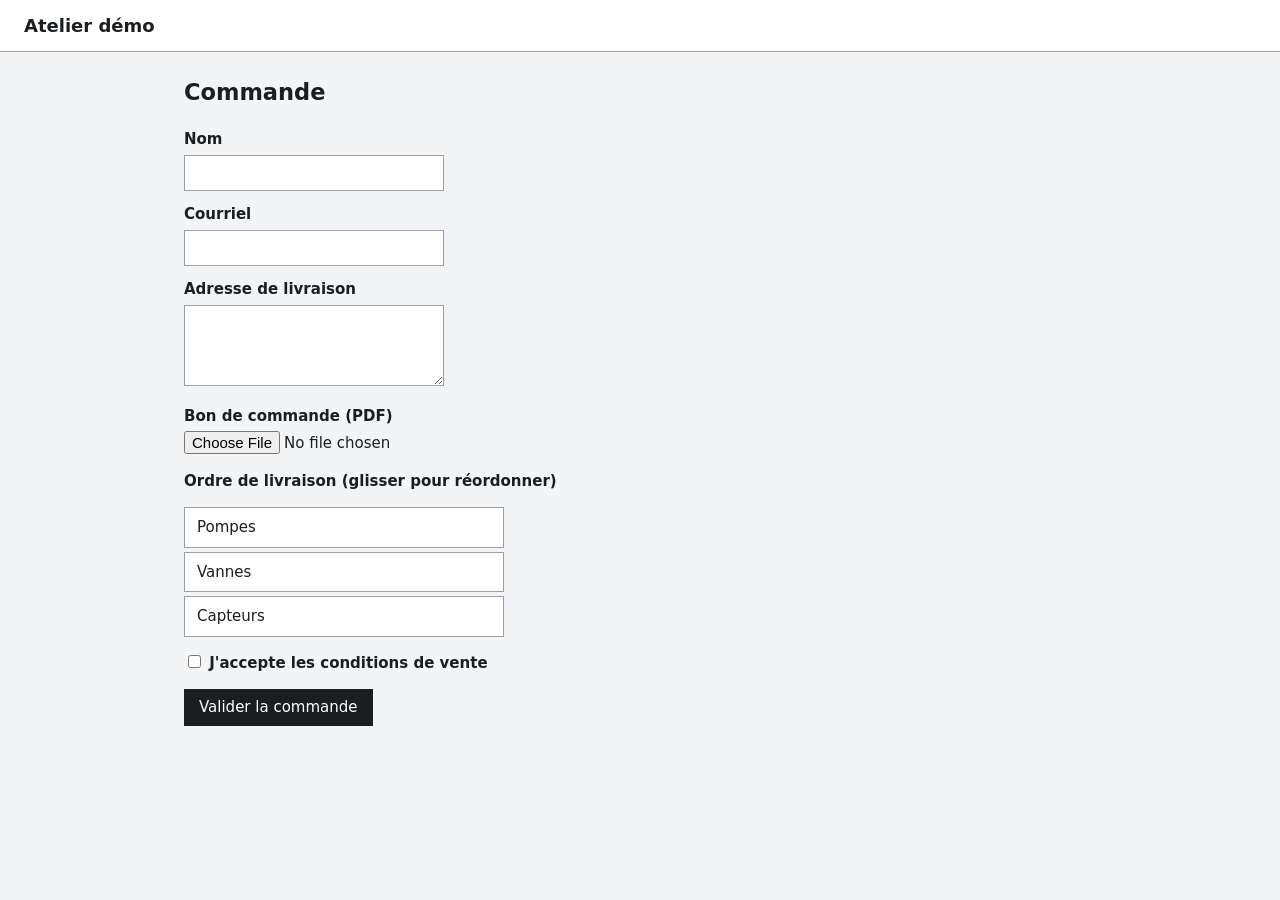
<file: exemples/atelier/site/commande.html>
<!doctype html>
<html lang="fr">
<head><meta charset="utf-8"><title>Atelier démo — commande</title><link rel="stylesheet" href="style.css"></head>
<body>
<header><h1>Atelier démo</h1></header>
<main>
  <h2>Commande</h2>
  <form id="commande">
    <label for="nom">Nom</label><input type="text" id="nom" name="nom" required>
    <label for="courriel">Courriel</label><input type="email" id="courriel" name="courriel" required>
    <label for="adresse">Adresse de livraison</label><textarea id="adresse" name="adresse" rows="3"></textarea>
    <label for="bon">Bon de commande (PDF)</label><input type="file" id="bon" name="bon">
    <p id="fichier-choisi"></p>
    <label>Ordre de livraison (glisser pour réordonner)</label>
    <ul id="priorites"><li data-id="a">Pompes</li><li data-id="b">Vannes</li><li data-id="c">Capteurs</li></ul>
    <p><label style="display:inline"><input type="checkbox" id="cgv" name="cgv"> J'accepte les conditions de vente</label></p>
    <p><button type="submit" class="primaire" id="valider">Valider la commande</button></p>
  </form>
  <p id="confirmation" class="cache" role="status"></p>
</main>
<script>
document.getElementById('bon').addEventListener('change', e => document.getElementById('fichier-choisi').textContent = e.target.files[0]?.name ?? '');
document.getElementById('commande').addEventListener('submit', e => {
  e.preventDefault();
  if (!document.getElementById('cgv').checked) { alert('Veuillez accepter les conditions de vente.'); return; }
  const c = document.getElementById('confirmation');
  setTimeout(() => { c.textContent = 'Commande ATL-0001 enregistrée pour ' + document.getElementById('nom').value + '.'; c.classList.remove('cache'); }, 800);
});
// Réordonnancement à la souris (mousedown / mousemove / mouseup), compatible avec les pilotes de test.
const liste = document.getElementById('priorites'); let saisi = null;
liste.addEventListener('mousedown', e => { saisi = e.target.closest('li'); saisi?.classList.add('saisi'); });
document.addEventListener('mouseup', e => {
  if (!saisi) return;
  const cible = document.elementFromPoint(e.clientX, e.clientY)?.closest('#priorites li');
  if (cible && cible !== saisi) liste.insertBefore(saisi, cible);
  saisi.classList.remove('saisi'); saisi = null;
});
</script>
</body>
</html>
</file>
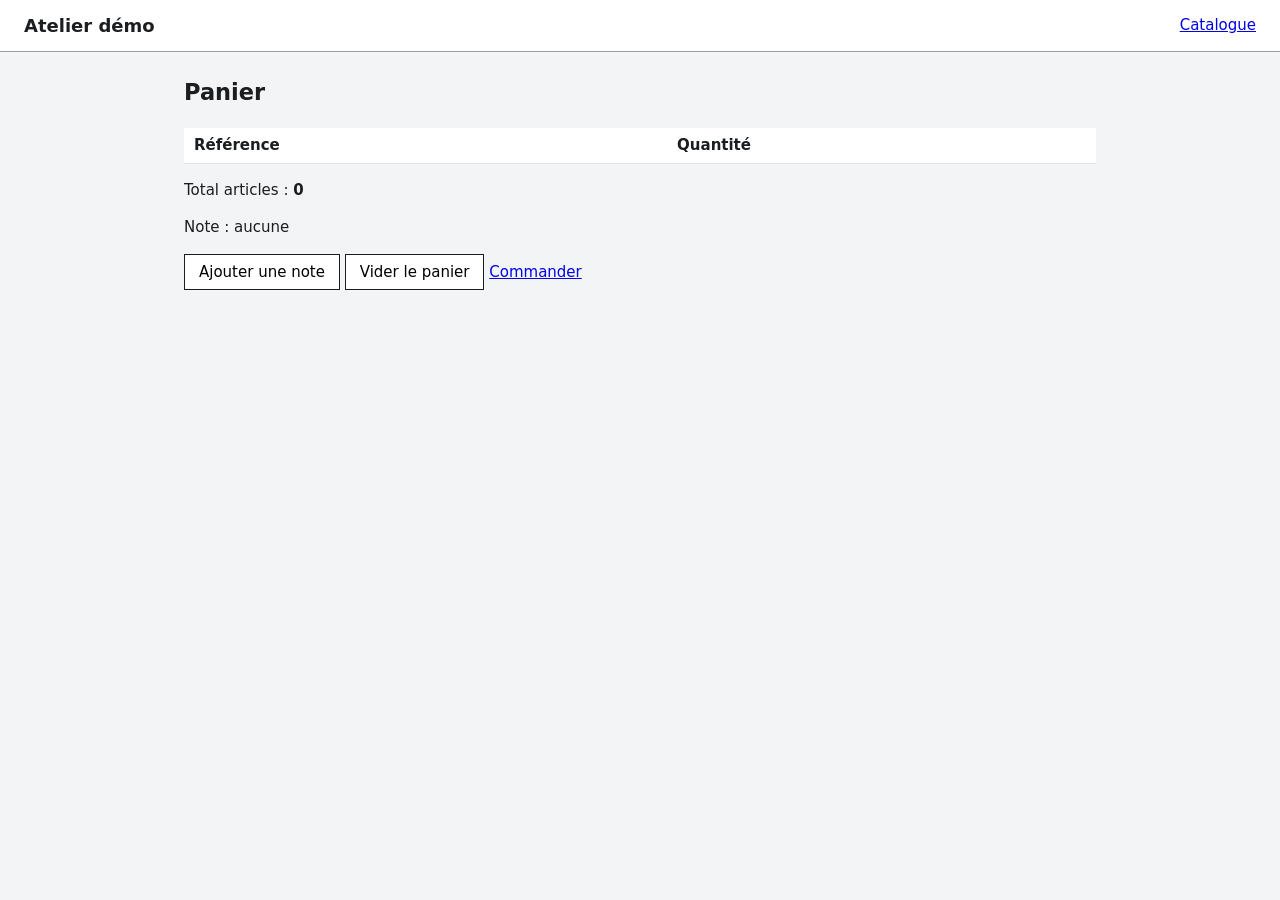
<file: exemples/atelier/site/panier.html>
<!doctype html>
<html lang="fr">
<head><meta charset="utf-8"><title>Atelier démo — panier</title><link rel="stylesheet" href="style.css"></head>
<body>
<header><h1>Atelier démo</h1><a href="catalogue.html">Catalogue</a></header>
<main>
  <h2>Panier</h2>
  <table id="lignes"><thead><tr><th>Référence</th><th>Quantité</th></tr></thead><tbody></tbody></table>
  <p>Total articles : <strong id="total">0</strong></p>
  <p>Note : <span id="note">aucune</span></p>
  <p>
    <button type="button" id="ajouter-note">Ajouter une note</button>
    <button type="button" id="vider">Vider le panier</button>
    <a href="commande.html" id="commander">Commander</a>
  </p>
</main>
<script>
let panier = JSON.parse(localStorage.getItem('panier') || '[]');
function afficher() {
  const corps = document.querySelector('#lignes tbody'); corps.innerHTML = '';
  const refs = [...new Set(panier)];
  for (const ref of refs) {
    const n = panier.filter(x => x === ref).length;
    const tr = document.createElement('tr');
    tr.innerHTML = `<td>${ref}</td><td><select class="quantite" data-ref="${ref}">${[1,2,3,4,5].map(i => `<option value="${i}"${i === n ? ' selected' : ''}>${i}</option>`).join('')}</select></td>`;
    corps.appendChild(tr);
  }
  document.getElementById('total').textContent = panier.length;
}
afficher();
document.addEventListener('change', e => {
  if (!e.target.matches('select.quantite')) return;
  const ref = e.target.dataset.ref, q = +e.target.value;
  panier = panier.filter(x => x !== ref).concat(Array(q).fill(ref));
  localStorage.setItem('panier', JSON.stringify(panier)); afficher();
});
document.getElementById('vider').addEventListener('click', () => {
  if (confirm('Vider le panier ?')) { panier = []; localStorage.setItem('panier', '[]'); afficher(); }
});
document.getElementById('ajouter-note').addEventListener('click', () => {
  const n = prompt('Votre note');
  if (n) document.getElementById('note').textContent = n;
});
</script>
</body>
</html>
</file>
<file: exemples/atelier/site/style.css>
:root { --fond: #f3f4f5; --encre: #1b1e21; --gris: #5c636a; --trait: #9aa0a6; --accent: #2bb673; }
* { box-sizing: border-box; }
body { margin: 0; font: 15px/1.5 system-ui, sans-serif; color: var(--encre); background: var(--fond); }
header { display: flex; align-items: center; gap: 24px; padding: 12px 24px; background: #fff; border-bottom: 1px solid var(--trait); }
header h1 { font-size: 18px; margin: 0; flex: 1; }
main { max-width: 960px; margin: 24px auto; padding: 0 24px; }
label { display: block; margin: 12px 0 4px; font-weight: 600; }
input, select, textarea, button { font: inherit; }
input[type=text], input[type=password], input[type=email], textarea, select { padding: 6px 8px; border: 1px solid var(--trait); background: #fff; min-width: 260px; }
button { padding: 6px 14px; border: 1px solid var(--encre); background: #fff; cursor: pointer; }
button.primaire { background: var(--encre); color: #fff; }
table { width: 100%; border-collapse: collapse; background: #fff; }
th, td { text-align: left; padding: 6px 10px; border-bottom: 1px solid #e2e4e6; }
.erreur { color: #b42318; margin-top: 12px; }
.cache { display: none; }
.chargement { padding: 24px; color: var(--gris); }
.menu { position: relative; }
.menu .sous-menu { display: none; position: absolute; right: 0; top: 100%; background: #fff; border: 1px solid var(--trait); padding: 8px; min-width: 160px; }
.menu:hover .sous-menu { display: block; }
#priorites { list-style: none; padding: 0; width: 320px; }
#priorites li { padding: 8px 12px; margin: 4px 0; background: #fff; border: 1px solid var(--trait); cursor: grab; user-select: none; }
#priorites li.saisi { opacity: .6; }
iframe { border: 1px solid var(--trait); width: 100%; height: 120px; background: #fff; }
.bandeau-cookies { position: fixed; bottom: 0; left: 0; right: 0; padding: 12px 24px; background: var(--encre); color: #fff; display: flex; gap: 16px; align-items: center; }
.bandeau-cookies button { border-color: #fff; }
</file>
